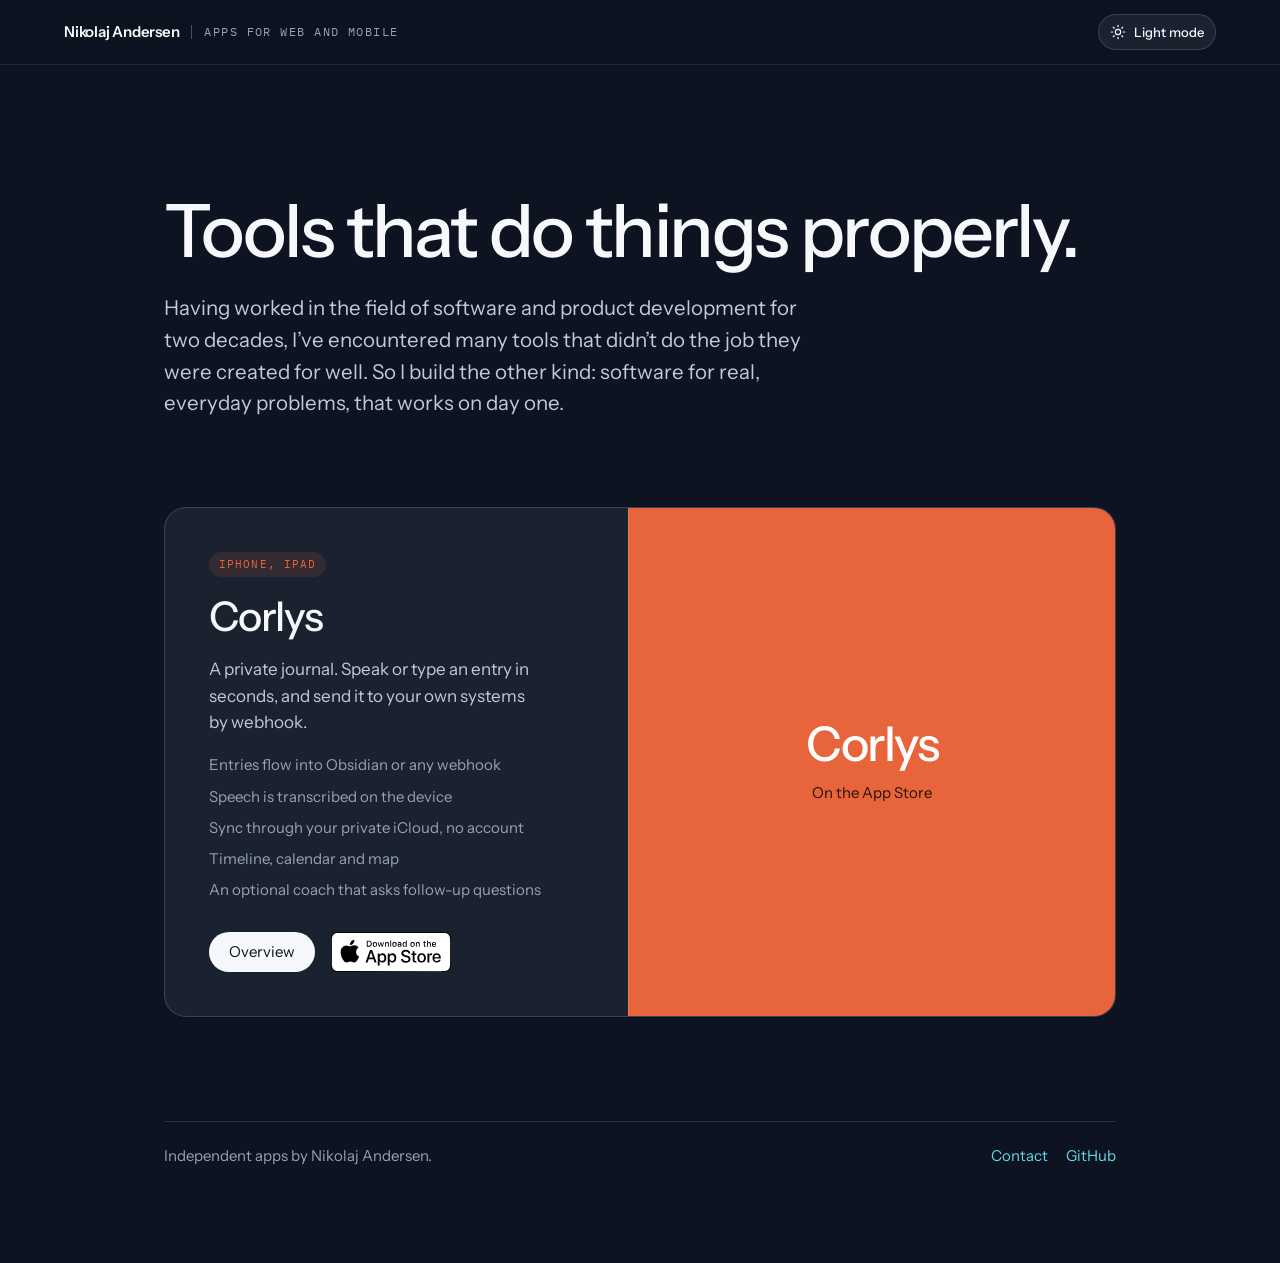
<file: index.html>
<!doctype html>
<html lang="en">
<head>
  <meta charset="utf-8">
  <meta name="viewport" content="width=device-width, initial-scale=1">
  <meta name="description" content="Apps by Nikolaj Andersen — independent software for real, everyday problems.">
  <title>Apps by Nikolaj Andersen</title>
  <script>try { document.documentElement.dataset.theme = sessionStorage.getItem('theme') === 'light' ? 'light' : 'dark'; } catch { document.documentElement.dataset.theme = 'dark'; }</script>
  <link rel="preconnect" href="https://fonts.googleapis.com">
  <link rel="preconnect" href="https://fonts.gstatic.com" crossorigin>
  <link href="https://fonts.googleapis.com/css2?family=Instrument+Sans:wght@400;500;600&family=IBM+Plex+Mono:wght@400;500&display=swap" rel="stylesheet">
  <link rel="stylesheet" href="assets/site.css?v=044c7620">
  <script src="assets/theme.js" defer></script>
</head>
<body>
  <header class="site-header">
    <a class="wordmark" href="index.html">
      <span class="wordmark-name">Nikolaj Andersen</span>
      <span class="wordmark-rule"></span>
      <span class="wordmark-tag">Apps for web and mobile</span>
    </a>
    <button class="theme-toggle" type="button" data-theme-toggle aria-pressed="true" aria-label="Switch to light mode">
      <svg class="theme-toggle-icon" data-theme-icon viewBox="0 0 24 24" aria-hidden="true"><circle cx="12" cy="12" r="4"></circle><path d="M12 2v2m0 16v2M4.93 4.93l1.41 1.41m11.32 11.32 1.41 1.41M2 12h2m16 0h2M4.93 19.07l1.41-1.41M17.66 6.34l1.41-1.41"></path></svg>
      <span class="theme-toggle-label" data-theme-label>Light mode</span>
    </button>
  </header>

  <main class="home">
    <h1>Tools that do things properly.</h1>
    <p class="lead">Having worked in the field of software and product development for two decades, I’ve encountered many tools that didn’t do the job they were created for well. So I build the other kind: software for real, everyday problems, that works on day one.</p>

    <section class="apps" aria-label="Apps">

      <article class="app-card corlys">
        <div class="app-card-body">
          <div class="tags">
            <span class="tag">iPhone, iPad</span>
          </div>
          <h2>Corlys</h2>
          <p>A private journal. Speak or type an entry in seconds, and send it to your own systems by webhook.</p>
          <ul class="points">
            <li>Entries flow into Obsidian or any webhook</li>
            <li>Speech is transcribed on the device</li>
            <li>Sync through your private iCloud, no account</li>
            <li>Timeline, calendar and map</li>
            <li>An optional coach that asks follow-up questions</li>
          </ul>
          <div class="actions">
            <a class="btn" href="corlys/index.html">Overview</a>
            <a class="badge badge-inline" href="https://apps.apple.com/app/corlys-tagebuch/id6806755206">
              <img src="assets/download-on-the-app-store-white.svg" data-theme-image data-light-src="assets/download-on-the-app-store-black.svg" data-dark-src="assets/download-on-the-app-store-white.svg" alt="Download on the App Store" width="120" height="40">
            </a>
          </div>
        </div>
        <!-- SCREENSHOT GOES HERE: replace the contents of this panel with
             <img class="shot" src="assets/corlys-journal.png" alt="…" width="…" height="…" loading="lazy">
             once a real screenshot from the simulator exists, and drop the corlys-visual class. -->
        <div class="app-card-visual corlys-visual">
          <strong>Corlys</strong>
          <span>On the App Store</span>
        </div>
      </article>

    </section>

    <footer class="site-footer">
      <p>Independent apps by Nikolaj Andersen.</p>
      <p class="links"><a href="contact/index.html">Contact</a><a href="https://github.com/andersennl">GitHub</a></p>
    </footer>
  </main>
</body>
</html>
</file>
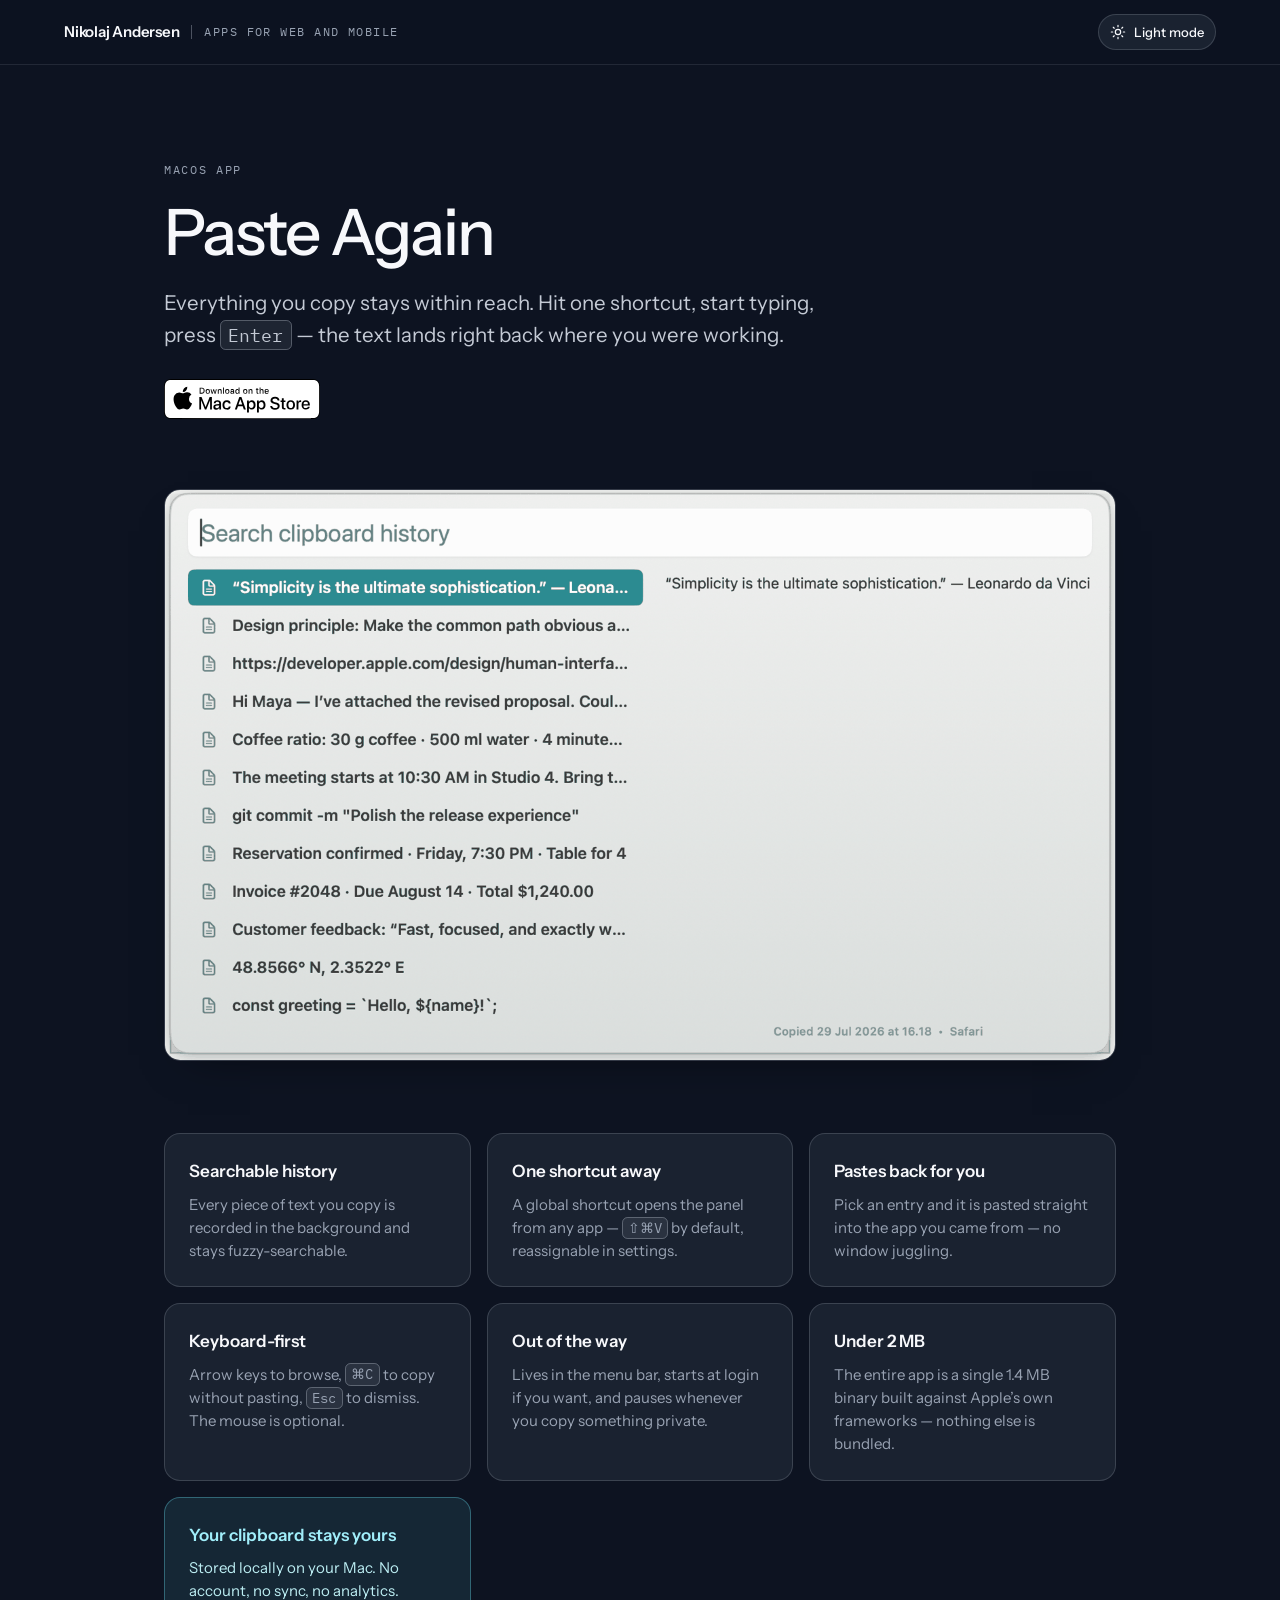
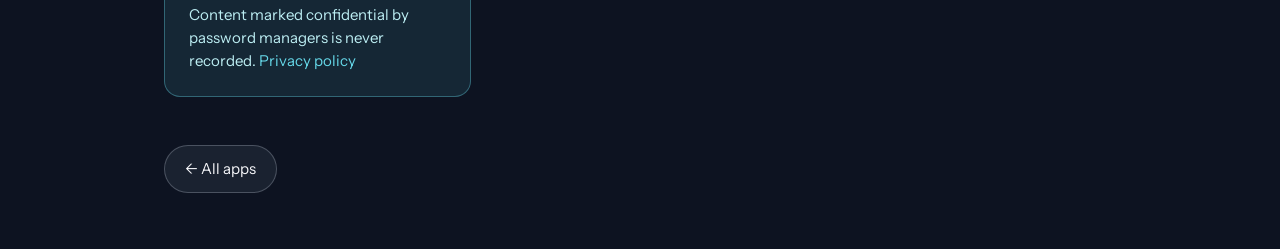
<file: clipboard/index.html>
<!doctype html>
<html lang="en">
<head>
  <meta charset="utf-8">
  <meta http-equiv="refresh" content="0; url=/paste-again/">
  <link rel="canonical" href="/paste-again/">
  <meta name="robots" content="noindex">
  <title>Moved to Paste Again</title>
</head>
<body>
  <p>This app is now called Paste Again. <a href="/paste-again/">Continue to its page</a>.</p>
</body>
</html>
</file>
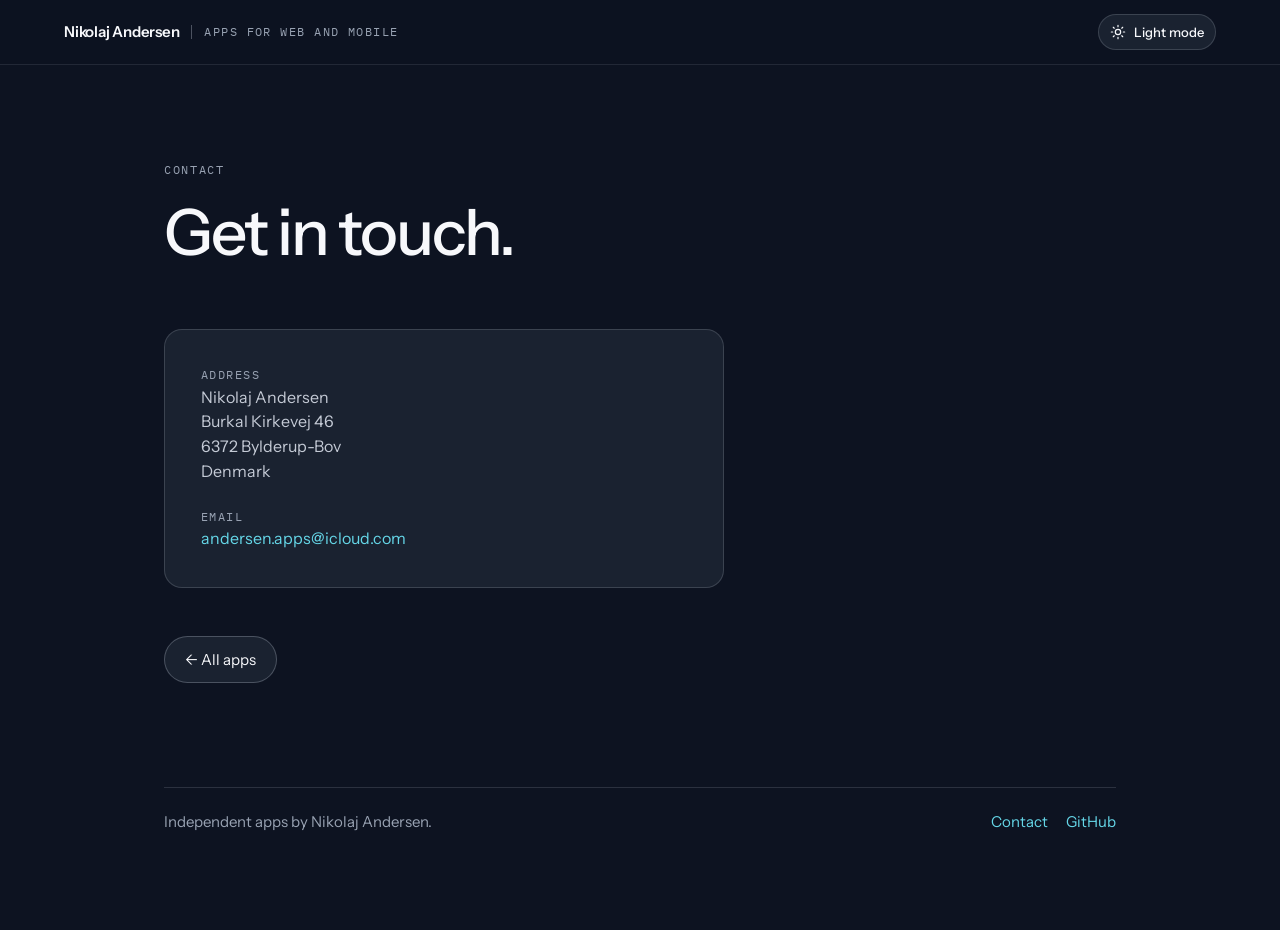
<file: contact/index.html>
<!doctype html>
<html lang="en">
<head>
  <meta charset="utf-8">
  <meta name="viewport" content="width=device-width, initial-scale=1">
  <meta name="description" content="Contact details for Nikolaj Andersen.">
  <title>Contact — Nikolaj Andersen</title>
  <script>try { document.documentElement.dataset.theme = sessionStorage.getItem('theme') === 'light' ? 'light' : 'dark'; } catch { document.documentElement.dataset.theme = 'dark'; }</script>
  <link rel="preconnect" href="https://fonts.googleapis.com">
  <link rel="preconnect" href="https://fonts.gstatic.com" crossorigin>
  <link href="https://fonts.googleapis.com/css2?family=Instrument+Sans:wght@400;500;600&family=IBM+Plex+Mono:wght@400;500&display=swap" rel="stylesheet">
  <link rel="stylesheet" href="../assets/site.css?v=044c7620">
  <script src="../assets/theme.js" defer></script>
</head>
<body>
  <header class="site-header">
    <a class="wordmark" href="../index.html">
      <span class="wordmark-name">Nikolaj Andersen</span>
      <span class="wordmark-rule"></span>
      <span class="wordmark-tag">Apps for web and mobile</span>
    </a>
    <button class="theme-toggle" type="button" data-theme-toggle aria-pressed="true" aria-label="Switch to light mode">
      <svg class="theme-toggle-icon" data-theme-icon viewBox="0 0 24 24" aria-hidden="true"><circle cx="12" cy="12" r="4"></circle><path d="M12 2v2m0 16v2M4.93 4.93l1.41 1.41m11.32 11.32 1.41 1.41M2 12h2m16 0h2M4.93 19.07l1.41-1.41M17.66 6.34l1.41-1.41"></path></svg>
      <span class="theme-toggle-label" data-theme-label>Light mode</span>
    </button>
  </header>

  <main>
    <p class="eyebrow">Contact</p>
    <h1>Get in touch.</h1>

    <address class="contact-details">
      <div>
        <p class="contact-label">Address</p>
        <p class="contact-value">Nikolaj Andersen<br>Burkal Kirkevej 46<br>6372 Bylderup-Bov<br>Denmark</p>
      </div>
      <div>
        <p class="contact-label">Email</p>
        <p class="contact-value"><a href="mailto:andersen.apps@icloud.com">andersen.apps@icloud.com</a></p>
      </div>
    </address>

    <div class="page-actions">
      <a class="btn btn-ghost" href="../index.html">← All apps</a>
    </div>

    <footer class="site-footer">
      <p>Independent apps by Nikolaj Andersen.</p>
      <p class="links"><a href="index.html">Contact</a><a href="https://github.com/andersennl">GitHub</a></p>
    </footer>
  </main>
</body>
</html>
</file>
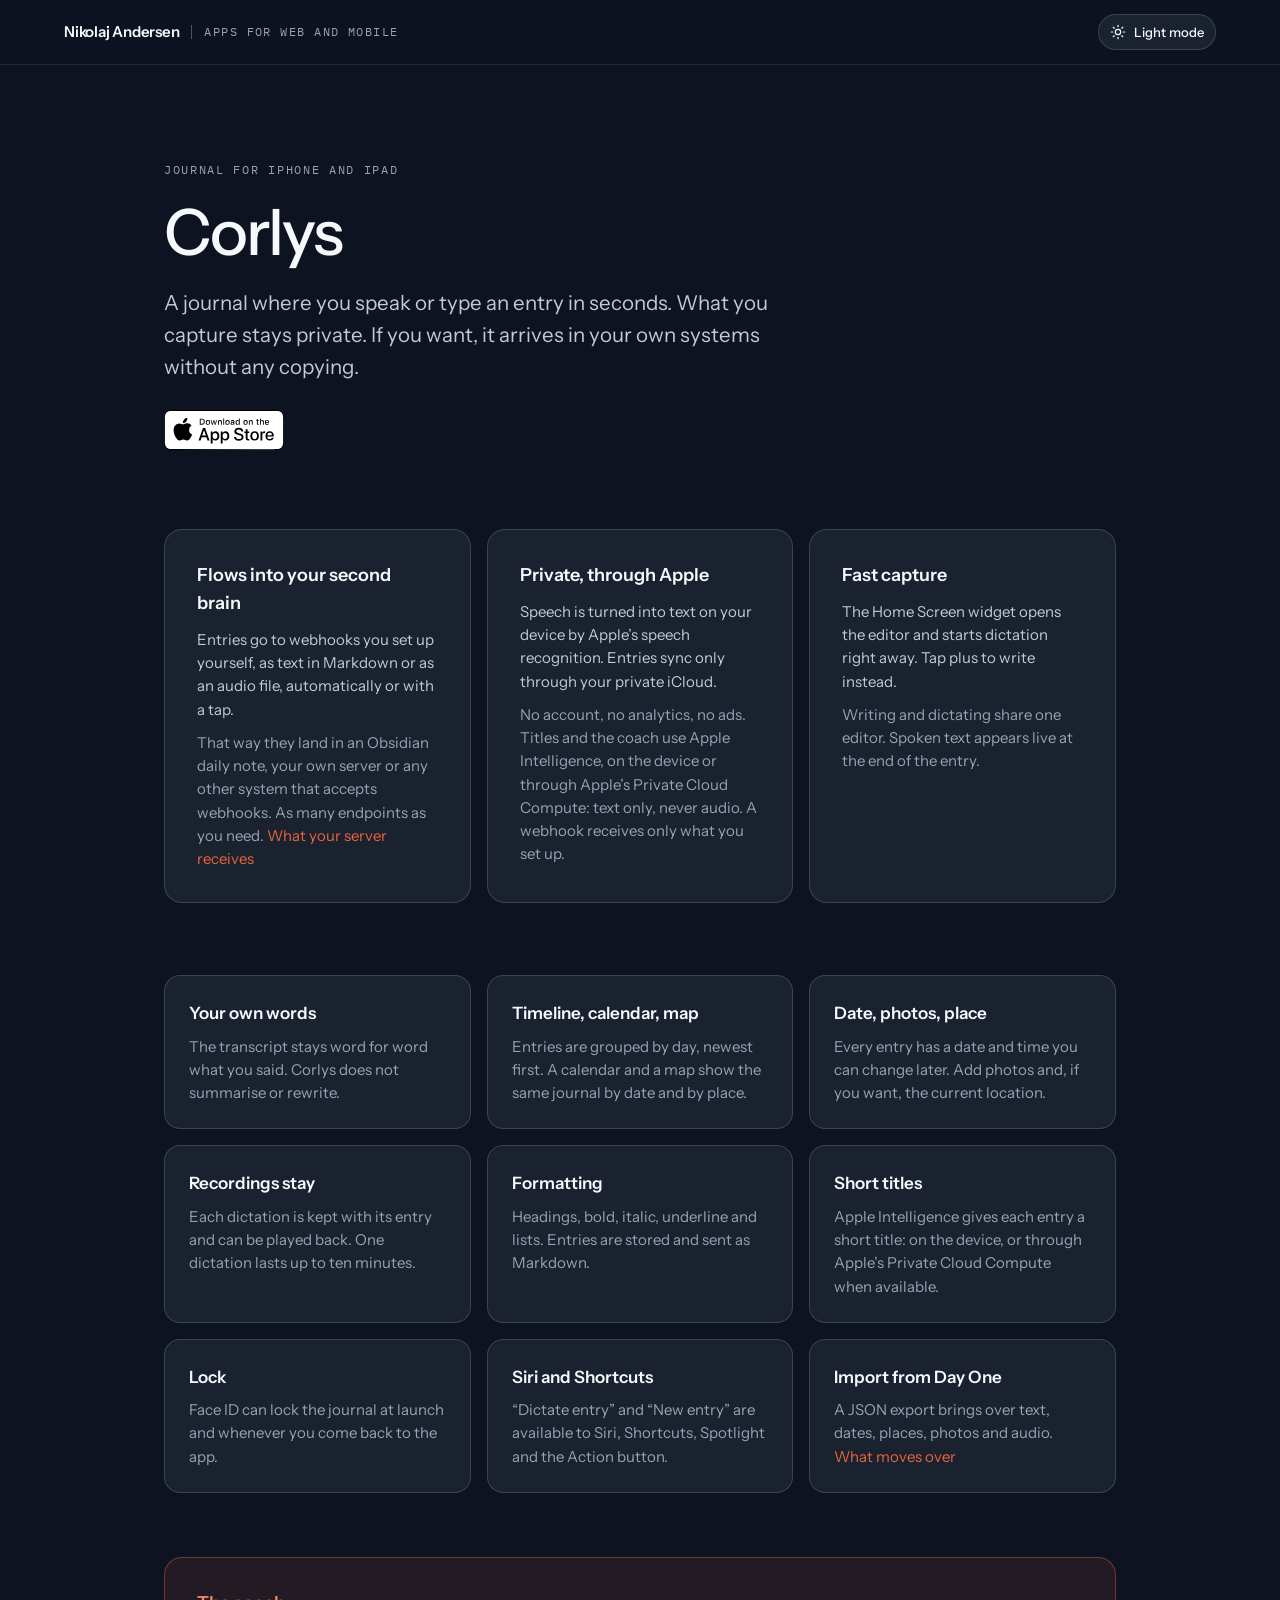
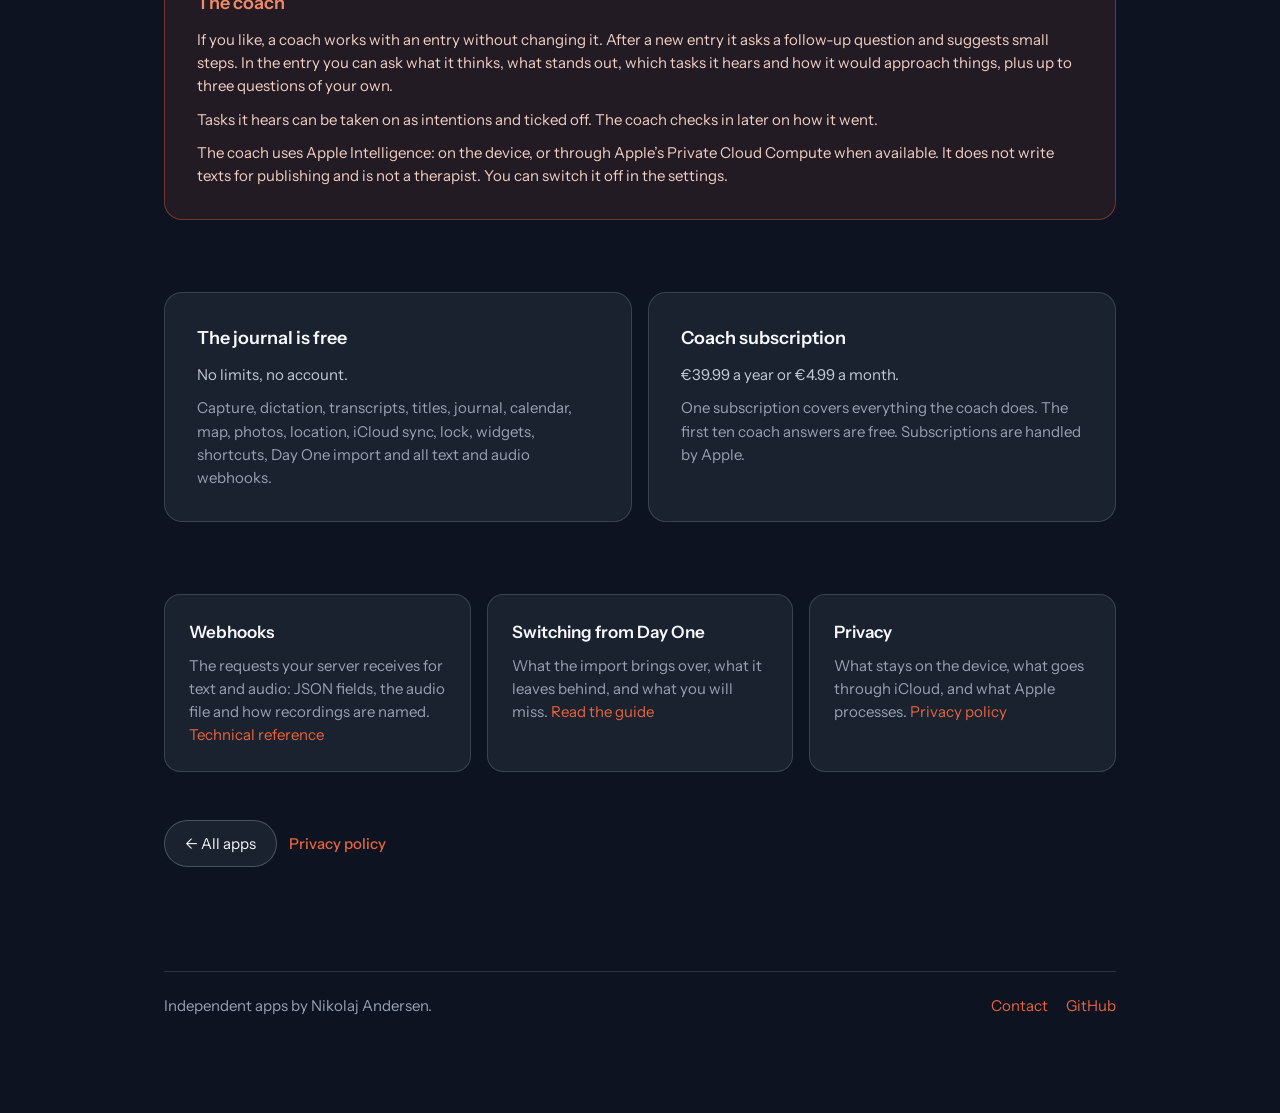
<file: corlys/index.html>
<!doctype html>
<html lang="en">
<head>
  <meta charset="utf-8">
  <meta name="viewport" content="width=device-width, initial-scale=1">
  <meta name="description" content="Corlys — a private journal for iPhone and iPad. Speak or type an entry in seconds and send it to your own systems by webhook.">
  <title>Corlys — Nikolaj Andersen</title>
  <script>try { document.documentElement.dataset.theme = sessionStorage.getItem('theme') === 'light' ? 'light' : 'dark'; } catch { document.documentElement.dataset.theme = 'dark'; }</script>
  <link rel="preconnect" href="https://fonts.googleapis.com">
  <link rel="preconnect" href="https://fonts.gstatic.com" crossorigin>
  <link href="https://fonts.googleapis.com/css2?family=Instrument+Sans:wght@400;500;600&family=IBM+Plex+Mono:wght@400;500&display=swap" rel="stylesheet">
  <link rel="stylesheet" href="../assets/site.css?v=044c7620">
  <script src="../assets/theme.js" defer></script>
</head>
<body class="corlys">
  <header class="site-header">
    <a class="wordmark" href="../index.html">
      <span class="wordmark-name">Nikolaj Andersen</span>
      <span class="wordmark-rule"></span>
      <span class="wordmark-tag">Apps for web and mobile</span>
    </a>
    <button class="theme-toggle" type="button" data-theme-toggle aria-pressed="true" aria-label="Switch to light mode">
      <svg class="theme-toggle-icon" data-theme-icon viewBox="0 0 24 24" aria-hidden="true"><circle cx="12" cy="12" r="4"></circle><path d="M12 2v2m0 16v2M4.93 4.93l1.41 1.41m11.32 11.32 1.41 1.41M2 12h2m16 0h2M4.93 19.07l1.41-1.41M17.66 6.34l1.41-1.41"></path></svg>
      <span class="theme-toggle-label" data-theme-label>Light mode</span>
    </button>
  </header>

  <main>
    <p class="eyebrow">Journal for iPhone and iPad</p>
    <h1>Corlys</h1>
    <p class="lead">A journal where you speak or type an entry in seconds. What you capture stays private. If you want, it arrives in your own systems without any copying.</p>

    <!-- Official Apple artwork from https://toolbox.marketingtools.apple.com, unaltered.
         Do not restyle or recrop the badge:
         https://developer.apple.com/app-store/marketing/guidelines/ -->
    <a class="badge" href="https://apps.apple.com/app/corlys-tagebuch/id6806755206">
      <img src="../assets/download-on-the-app-store-white.svg" data-theme-image data-light-src="../assets/download-on-the-app-store-black.svg" data-dark-src="../assets/download-on-the-app-store-white.svg" alt="Download on the App Store" width="120" height="40">
    </a>

    <!-- SCREENSHOTS GO HERE: no screenshots exist yet. Add one wide image, for example
         <img class="shot shot-wide" src="../assets/corlys-journal.png" alt="…" width="…" height="…">,
         taken from the simulator. Do not use mock-ups. -->

    <section class="grid grid-wide" aria-label="What it does">
      <div class="card card-lg">
        <h2>Flows into your second brain</h2>
        <p class="body">Entries go to webhooks you set up yourself, as text in Markdown or as an audio file, automatically or with a tap.</p>
        <p>That way they land in an Obsidian daily note, your own server or any other system that accepts webhooks. As many endpoints as you need. <a href="webhooks/index.html">What your server receives</a></p>
      </div>
      <div class="card card-lg">
        <h2>Private, through Apple</h2>
        <p class="body">Speech is turned into text on your device by Apple’s speech recognition. Entries sync only through your private iCloud.</p>
        <p>No account, no analytics, no ads. Titles and the coach use Apple Intelligence, on the device or through Apple’s Private Cloud Compute: text only, never audio. A webhook receives only what you set up.</p>
      </div>
      <div class="card card-lg">
        <h2>Fast capture</h2>
        <p class="body">The Home Screen widget opens the editor and starts dictation right away. Tap plus to write instead.</p>
        <p>Writing and dictating share one editor. Spoken text appears live at the end of the entry.</p>
      </div>
    </section>

    <section class="grid" aria-label="The journal">
      <div class="card">
        <h2>Your own words</h2>
        <p>The transcript stays word for word what you said. Corlys does not summarise or rewrite.</p>
      </div>
      <div class="card">
        <h2>Timeline, calendar, map</h2>
        <p>Entries are grouped by day, newest first. A calendar and a map show the same journal by date and by place.</p>
      </div>
      <div class="card">
        <h2>Date, photos, place</h2>
        <p>Every entry has a date and time you can change later. Add photos and, if you want, the current location.</p>
      </div>
      <div class="card">
        <h2>Recordings stay</h2>
        <p>Each dictation is kept with its entry and can be played back. One dictation lasts up to ten minutes.</p>
      </div>
      <div class="card">
        <h2>Formatting</h2>
        <p>Headings, bold, italic, underline and lists. Entries are stored and sent as Markdown.</p>
      </div>
      <div class="card">
        <h2>Short titles</h2>
        <p>Apple Intelligence gives each entry a short title: on the device, or through Apple’s Private Cloud Compute when available.</p>
      </div>
      <div class="card">
        <h2>Lock</h2>
        <p>Face ID can lock the journal at launch and whenever you come back to the app.</p>
      </div>
      <div class="card">
        <h2>Siri and Shortcuts</h2>
        <p>“Dictate entry” and “New entry” are available to Siri, Shortcuts, Spotlight and the Action button.</p>
      </div>
      <div class="card">
        <h2>Import from Day One</h2>
        <p>A JSON export brings over text, dates, places, photos and audio. <a href="switch-from-day-one/index.html">What moves over</a></p>
      </div>
    </section>

    <section class="stack" aria-label="Coach">
      <div class="card card-lg card-accent">
        <h2>The coach</h2>
        <p>If you like, a coach works with an entry without changing it. After a new entry it asks a follow-up question and suggests small steps. In the entry you can ask what it thinks, what stands out, which tasks it hears and how it would approach things, plus up to three questions of your own.</p>
        <p>Tasks it hears can be taken on as intentions and ticked off. The coach checks in later on how it went.</p>
        <p>The coach uses Apple Intelligence: on the device, or through Apple’s Private Cloud Compute when available. It does not write texts for publishing and is not a therapist. You can switch it off in the settings.</p>
      </div>
    </section>

    <section class="grid grid-wide" aria-label="Pricing">
      <div class="card card-lg">
        <h2>The journal is free</h2>
        <p class="body">No limits, no account.</p>
        <p>Capture, dictation, transcripts, titles, journal, calendar, map, photos, location, iCloud sync, lock, widgets, shortcuts, Day One import and all text and audio webhooks.</p>
      </div>
      <div class="card card-lg">
        <h2>Coach subscription</h2>
        <p class="body">€39.99 a year or €4.99 a month.</p>
        <p>One subscription covers everything the coach does. The first ten coach answers are free. Subscriptions are handled by Apple.</p>
      </div>
    </section>

    <section class="grid grid-wide" aria-label="More about Corlys">
      <div class="card">
        <h2>Webhooks</h2>
        <p>The requests your server receives for text and audio: JSON fields, the audio file and how recordings are named. <a href="webhooks/index.html">Technical reference</a></p>
      </div>
      <div class="card">
        <h2>Switching from Day One</h2>
        <p>What the import brings over, what it leaves behind, and what you will miss. <a href="switch-from-day-one/index.html">Read the guide</a></p>
      </div>
      <div class="card">
        <h2>Privacy</h2>
        <p>What stays on the device, what goes through iCloud, and what Apple processes. <a href="privacy/index.html">Privacy policy</a></p>
      </div>
    </section>

    <div class="page-actions">
      <a class="btn btn-ghost" href="../index.html">← All apps</a>
      <a class="link-strong" href="privacy/index.html">Privacy policy</a>
    </div>

    <footer class="site-footer">
      <p>Independent apps by Nikolaj Andersen.</p>
      <p class="links"><a href="../contact/index.html">Contact</a><a href="https://github.com/andersennl">GitHub</a></p>
    </footer>
  </main>
</body>
</html>
</file>
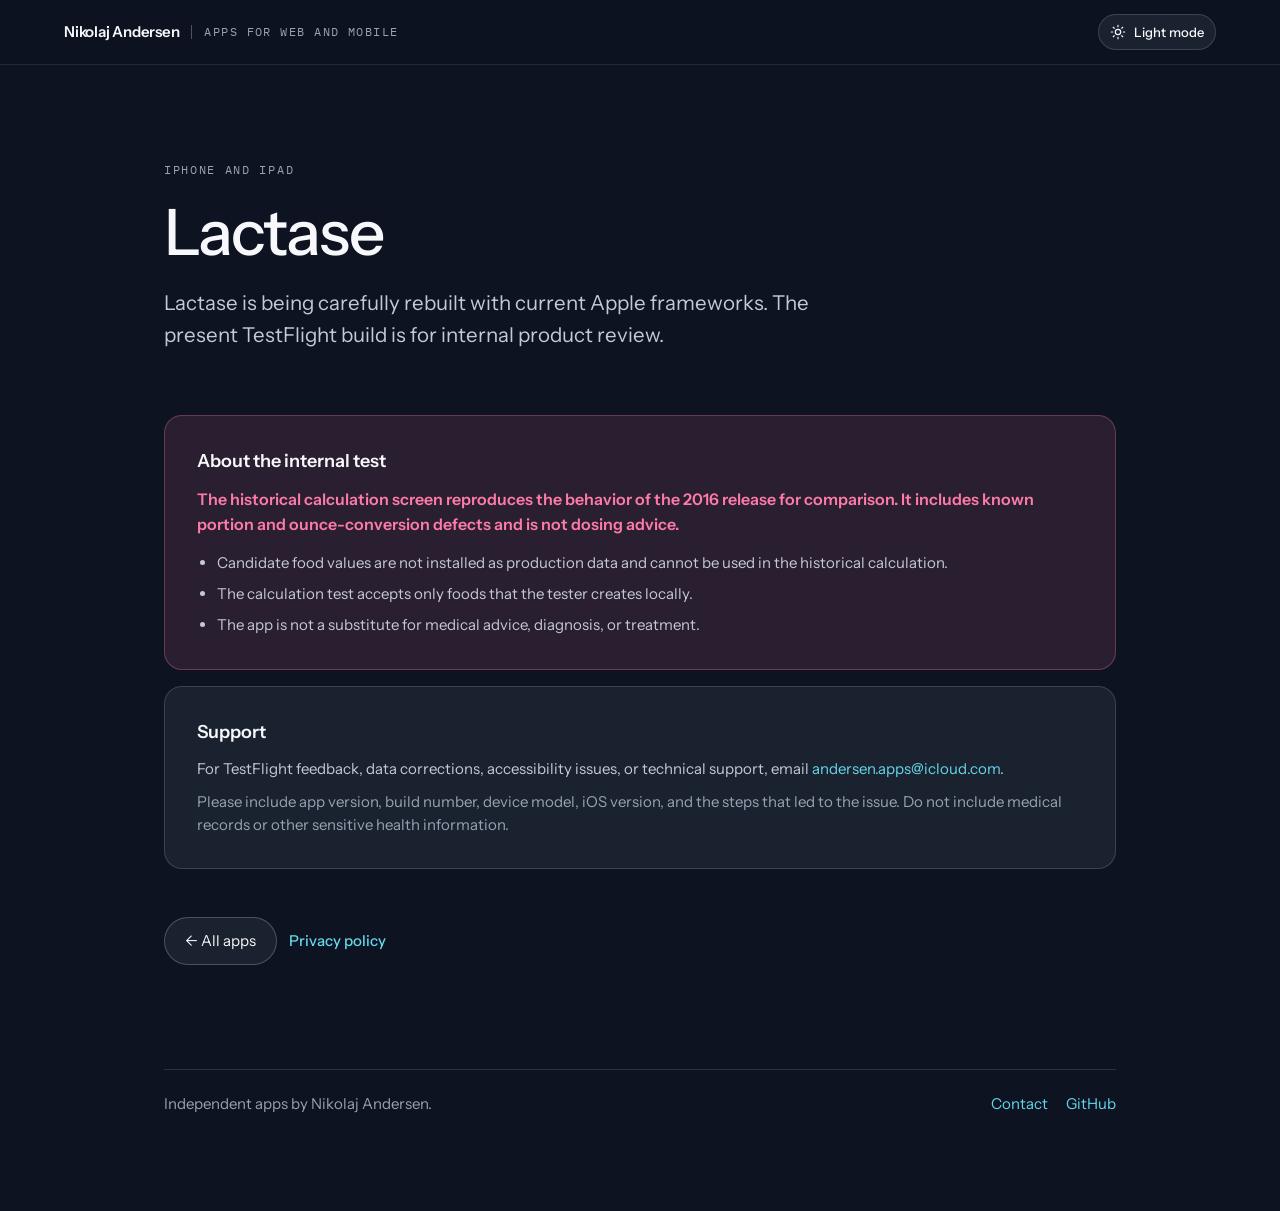
<file: lactase-3/index.html>
<!doctype html>
<html lang="en">
<head>
  <meta charset="utf-8">
  <meta name="viewport" content="width=device-width, initial-scale=1">
  <meta name="description" content="Support information for Lactase on iPhone and iPad.">
  <title>Lactase Support — Nikolaj Andersen</title>
  <script>try { document.documentElement.dataset.theme = sessionStorage.getItem('theme') === 'light' ? 'light' : 'dark'; } catch { document.documentElement.dataset.theme = 'dark'; }</script>
  <link rel="preconnect" href="https://fonts.googleapis.com">
  <link rel="preconnect" href="https://fonts.gstatic.com" crossorigin>
  <link href="https://fonts.googleapis.com/css2?family=Instrument+Sans:wght@400;500;600&family=IBM+Plex+Mono:wght@400;500&display=swap" rel="stylesheet">
  <link rel="stylesheet" href="../assets/site.css?v=044c7620">
  <script src="../assets/theme.js" defer></script>
</head>
<body>
  <header class="site-header">
    <a class="wordmark" href="../index.html">
      <span class="wordmark-name">Nikolaj Andersen</span>
      <span class="wordmark-rule"></span>
      <span class="wordmark-tag">Apps for web and mobile</span>
    </a>
    <button class="theme-toggle" type="button" data-theme-toggle aria-pressed="true" aria-label="Switch to light mode">
      <svg class="theme-toggle-icon" data-theme-icon viewBox="0 0 24 24" aria-hidden="true"><circle cx="12" cy="12" r="4"></circle><path d="M12 2v2m0 16v2M4.93 4.93l1.41 1.41m11.32 11.32 1.41 1.41M2 12h2m16 0h2M4.93 19.07l1.41-1.41M17.66 6.34l1.41-1.41"></path></svg>
      <span class="theme-toggle-label" data-theme-label>Light mode</span>
    </button>
  </header>

  <main>
    <p class="eyebrow">iPhone and iPad</p>
    <h1>Lactase</h1>
    <p class="lead">Lactase is being carefully rebuilt with current Apple frameworks. The present TestFlight build is for internal product review.</p>

    <section class="stack" aria-label="Test and support information">
      <div class="card card-warn">
        <h2>About the internal test</h2>
        <p class="warning">The historical calculation screen reproduces the behavior of the 2016 release for comparison. It includes known portion and ounce-conversion defects and is not dosing advice.</p>
        <ul>
          <li>Candidate food values are not installed as production data and cannot be used in the historical calculation.</li>
          <li>The calculation test accepts only foods that the tester creates locally.</li>
          <li>The app is not a substitute for medical advice, diagnosis, or treatment.</li>
        </ul>
      </div>

      <div class="grid grid-wide" style="margin-top: 0;">
        <div class="card card-lg">
          <h2>Support</h2>
          <p class="body">For TestFlight feedback, data corrections, accessibility issues, or technical support, email <a href="mailto:andersen.apps@icloud.com?subject=Lactase%20Support">andersen.apps@icloud.com</a>.</p>
          <p>Please include app version, build number, device model, iOS version, and the steps that led to the issue. Do not include medical records or other sensitive health information.</p>
        </div>
      </div>
    </section>

    <div class="page-actions">
      <a class="btn btn-ghost" href="../index.html">← All apps</a>
      <a class="link-strong" href="privacy/index.html">Privacy policy</a>
    </div>

    <footer class="site-footer">
      <p>Independent apps by Nikolaj Andersen.</p>
      <p class="links"><a href="../contact/index.html">Contact</a><a href="https://github.com/andersennl">GitHub</a></p>
    </footer>
  </main>
</body>
</html>
</file>
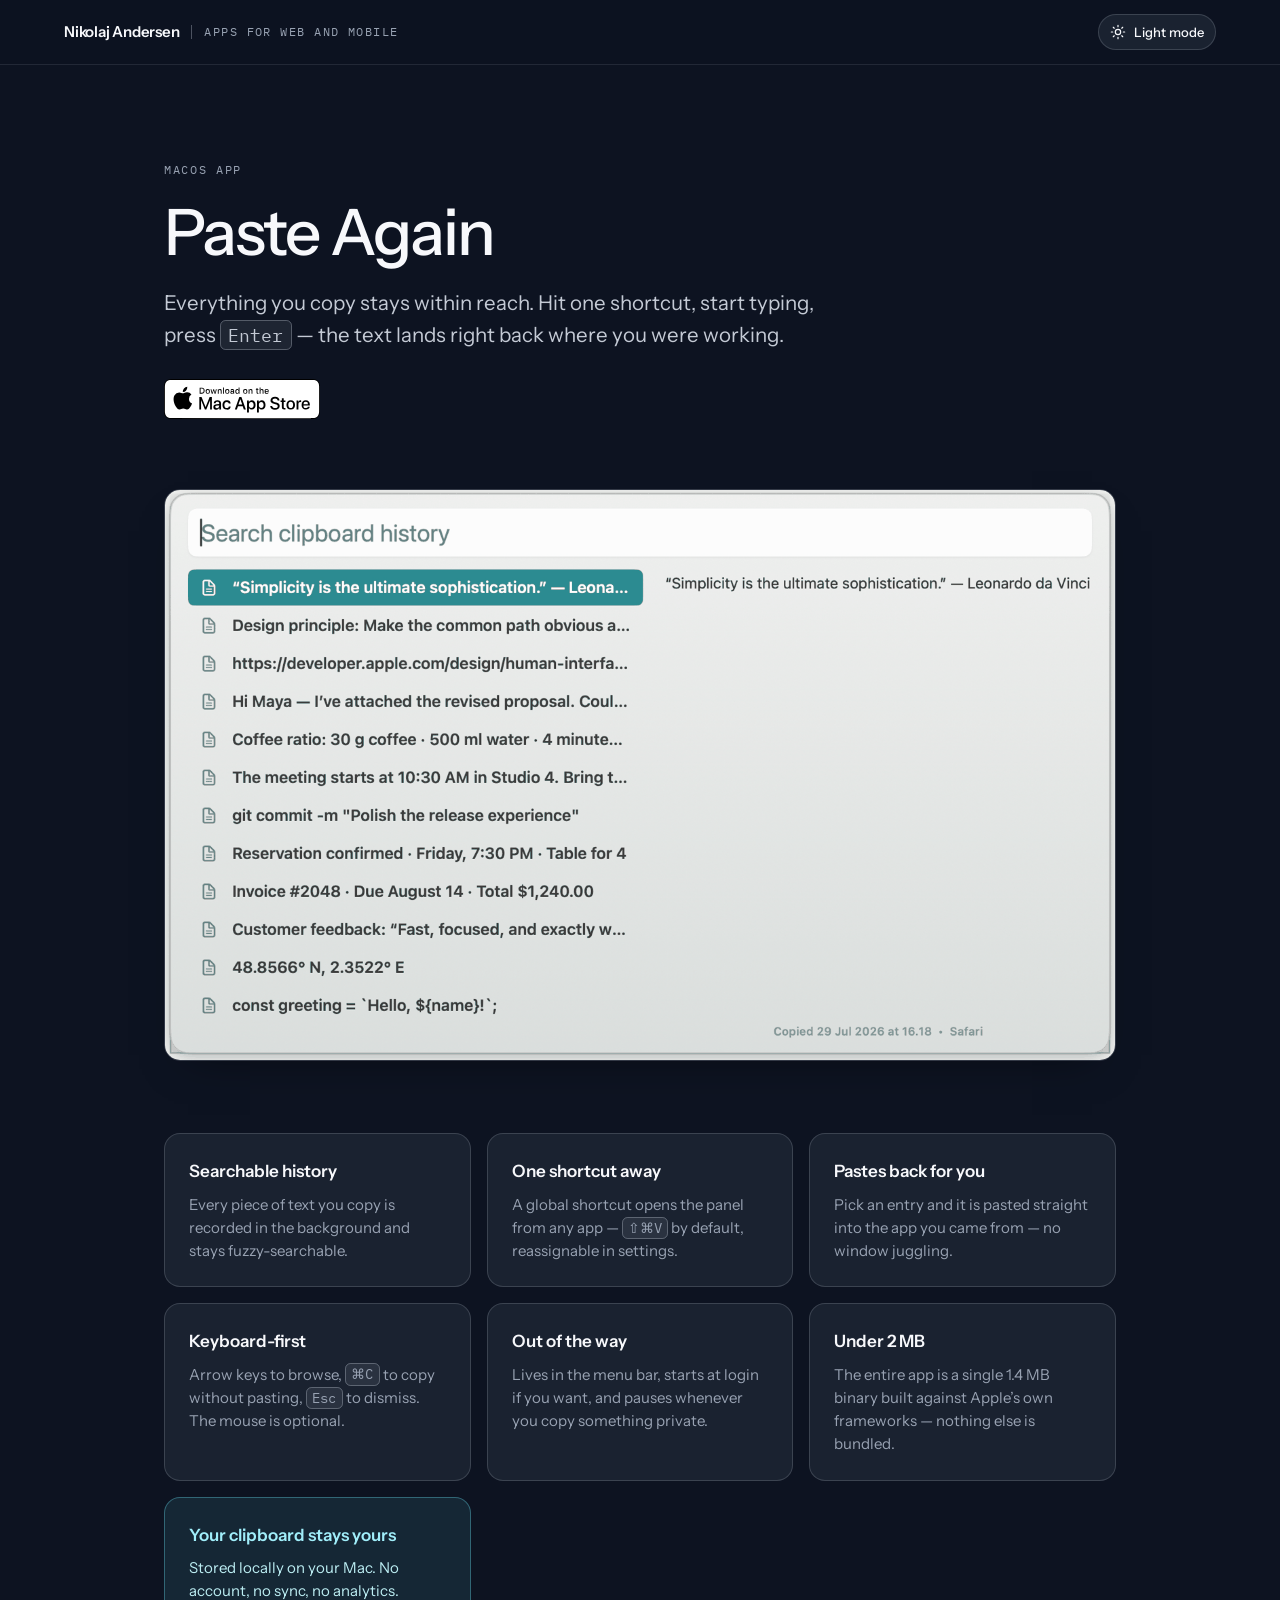
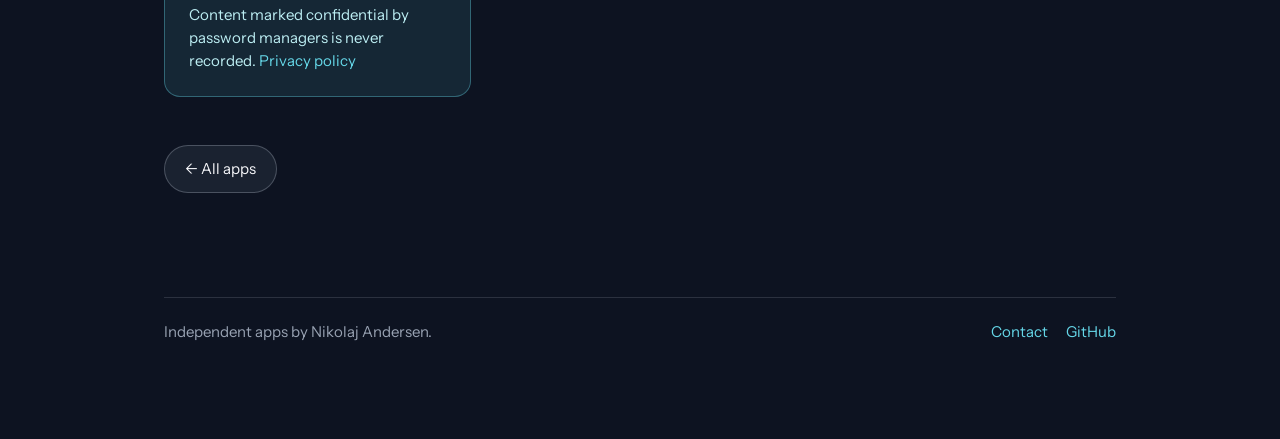
<file: paste-again/index.html>
<!doctype html>
<html lang="en">
<head>
  <meta charset="utf-8">
  <meta name="viewport" content="width=device-width, initial-scale=1">
  <meta name="description" content="Paste Again — a searchable, local clipboard history for macOS that lives in your menu bar.">
  <title>Paste Again — Nikolaj Andersen</title>
  <script>try { document.documentElement.dataset.theme = sessionStorage.getItem('theme') === 'light' ? 'light' : 'dark'; } catch { document.documentElement.dataset.theme = 'dark'; }</script>
  <link rel="preconnect" href="https://fonts.googleapis.com">
  <link rel="preconnect" href="https://fonts.gstatic.com" crossorigin>
  <link href="https://fonts.googleapis.com/css2?family=Instrument+Sans:wght@400;500;600&family=IBM+Plex+Mono:wght@400;500&display=swap" rel="stylesheet">
  <link rel="stylesheet" href="../assets/site.css?v=044c7620">
  <script src="../assets/theme.js" defer></script>
</head>
<body>
  <header class="site-header">
    <a class="wordmark" href="../index.html">
      <span class="wordmark-name">Nikolaj Andersen</span>
      <span class="wordmark-rule"></span>
      <span class="wordmark-tag">Apps for web and mobile</span>
    </a>
    <button class="theme-toggle" type="button" data-theme-toggle aria-pressed="true" aria-label="Switch to light mode">
      <svg class="theme-toggle-icon" data-theme-icon viewBox="0 0 24 24" aria-hidden="true"><circle cx="12" cy="12" r="4"></circle><path d="M12 2v2m0 16v2M4.93 4.93l1.41 1.41m11.32 11.32 1.41 1.41M2 12h2m16 0h2M4.93 19.07l1.41-1.41M17.66 6.34l1.41-1.41"></path></svg>
      <span class="theme-toggle-label" data-theme-label>Light mode</span>
    </button>
  </header>

  <main>
    <p class="eyebrow">macOS app</p>
    <h1>Paste Again</h1>
    <p class="lead">Everything you copy stays within reach. Hit one shortcut, start typing, press <kbd>Enter</kbd> — the text lands right back where you were working.</p>

    <!-- Official Apple artwork from https://toolbox.marketingtools.apple.com, unaltered.
         The href is a placeholder — point it at the App Store product page at release.
         Do not restyle or recrop the badge:
         https://developer.apple.com/app-store/marketing/guidelines/ -->
    <a class="badge" href="https://andersennl.github.io">
      <img src="../assets/download-on-the-mac-app-store-white.svg" data-theme-image data-light-src="../assets/download-on-the-mac-app-store-black.svg" data-dark-src="../assets/download-on-the-mac-app-store-white.svg" alt="Download on the Mac App Store" width="156" height="40">
    </a>

    <img class="shot shot-wide" src="../assets/paste-again-history.png" alt="The Paste Again panel: a search field above a list of recently copied items, with the selected entry previewed beside it." width="1400" height="840">

    <section class="grid" aria-label="What it does">
      <div class="card">
        <h2>Searchable history</h2>
        <p>Every piece of text you copy is recorded in the background and stays fuzzy-searchable.</p>
      </div>
      <div class="card">
        <h2>One shortcut away</h2>
        <p>A global shortcut opens the panel from any app — <kbd>⇧⌘V</kbd> by default, reassignable in settings.</p>
      </div>
      <div class="card">
        <h2>Pastes back for you</h2>
        <p>Pick an entry and it is pasted straight into the app you came from — no window juggling.</p>
      </div>
      <div class="card">
        <h2>Keyboard-first</h2>
        <p>Arrow keys to browse, <kbd>⌘C</kbd> to copy without pasting, <kbd>Esc</kbd> to dismiss. The mouse is optional.</p>
      </div>
      <div class="card">
        <h2>Out of the way</h2>
        <p>Lives in the menu bar, starts at login if you want, and pauses whenever you copy something private.</p>
      </div>
      <div class="card">
        <h2>Under 2 MB</h2>
        <p>The entire app is a single 1.4 MB binary built against Apple’s own frameworks — nothing else is bundled.</p>
      </div>
      <div class="card card-accent">
        <h2>Your clipboard stays yours</h2>
        <p>Stored locally on your Mac. No account, no sync, no analytics. Content marked confidential by password managers is never recorded. <a href="privacy/index.html">Privacy policy</a></p>
      </div>
    </section>

    <div class="page-actions">
      <a class="btn btn-ghost" href="../index.html">← All apps</a>
    </div>

    <footer class="site-footer">
      <p>Independent apps by Nikolaj Andersen.</p>
      <p class="links"><a href="../contact/index.html">Contact</a><a href="https://github.com/andersennl">GitHub</a></p>
    </footer>
  </main>
</body>
</html>
</file>
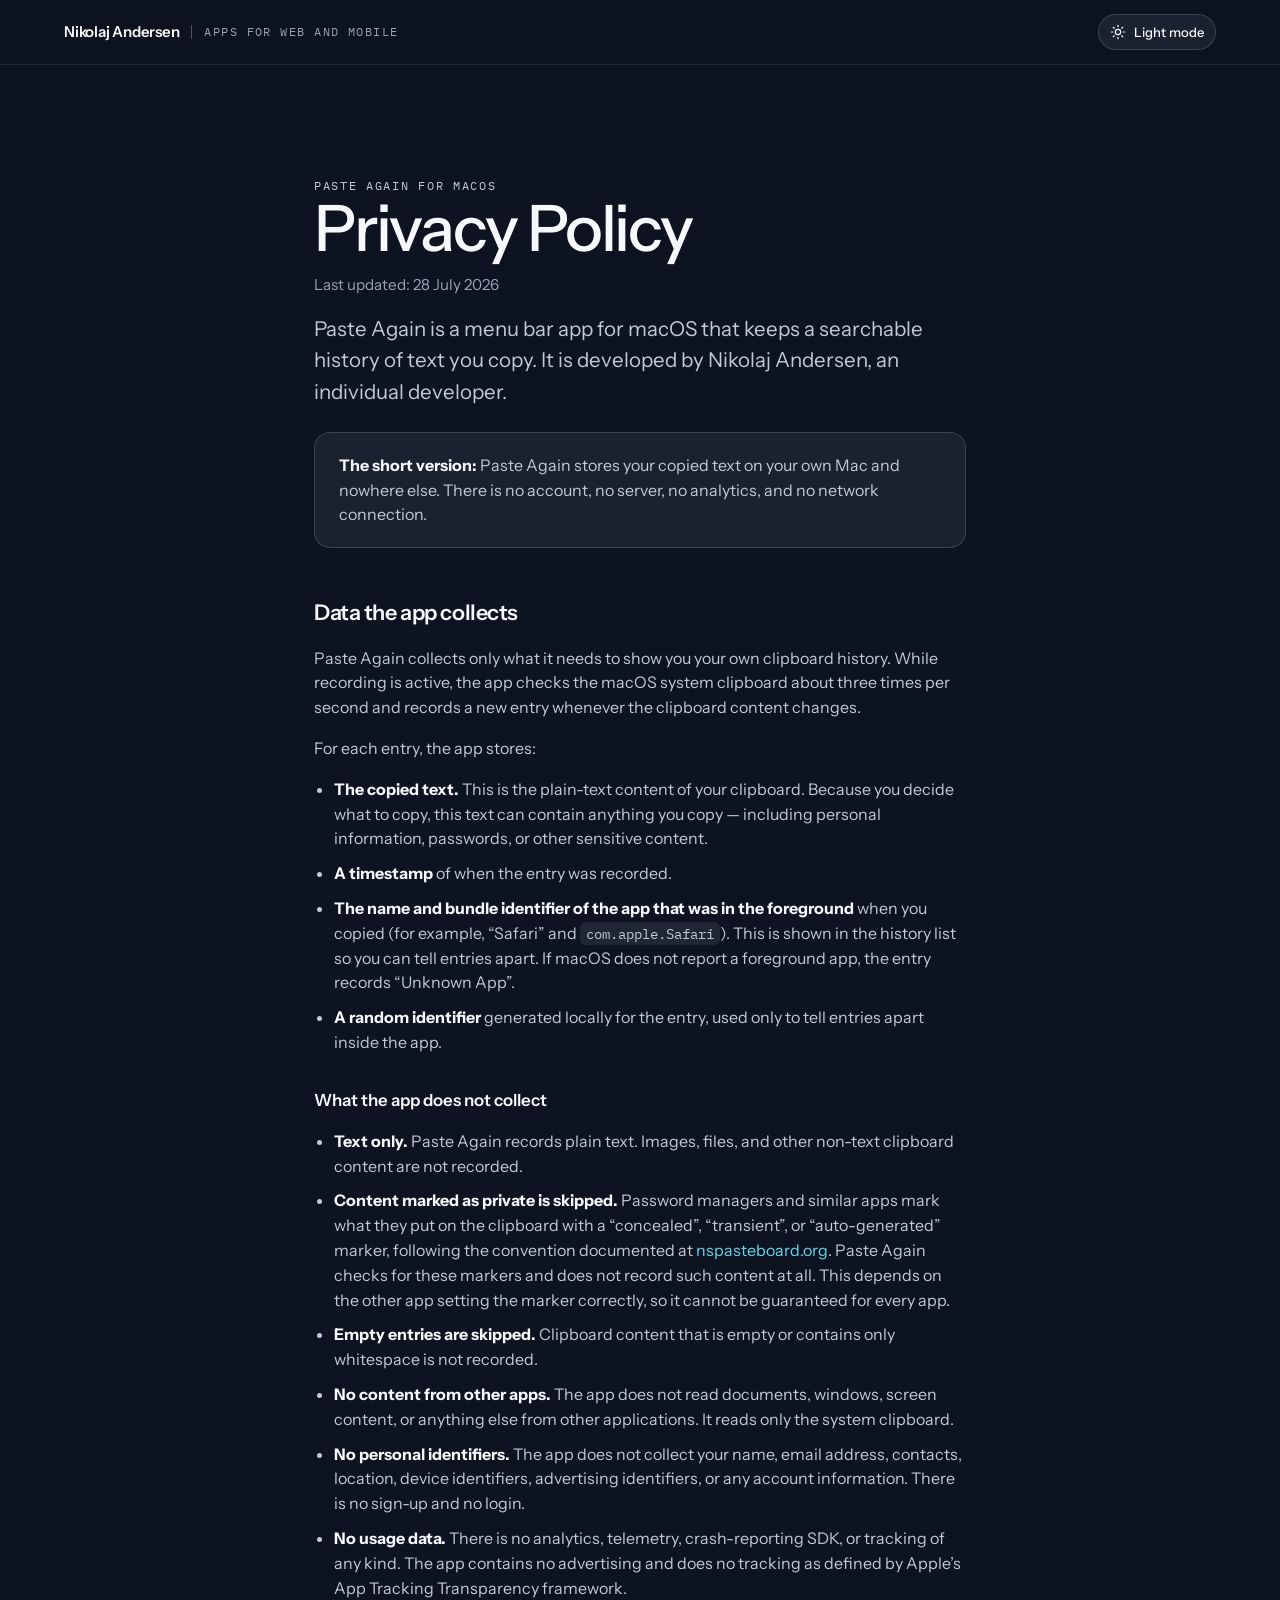
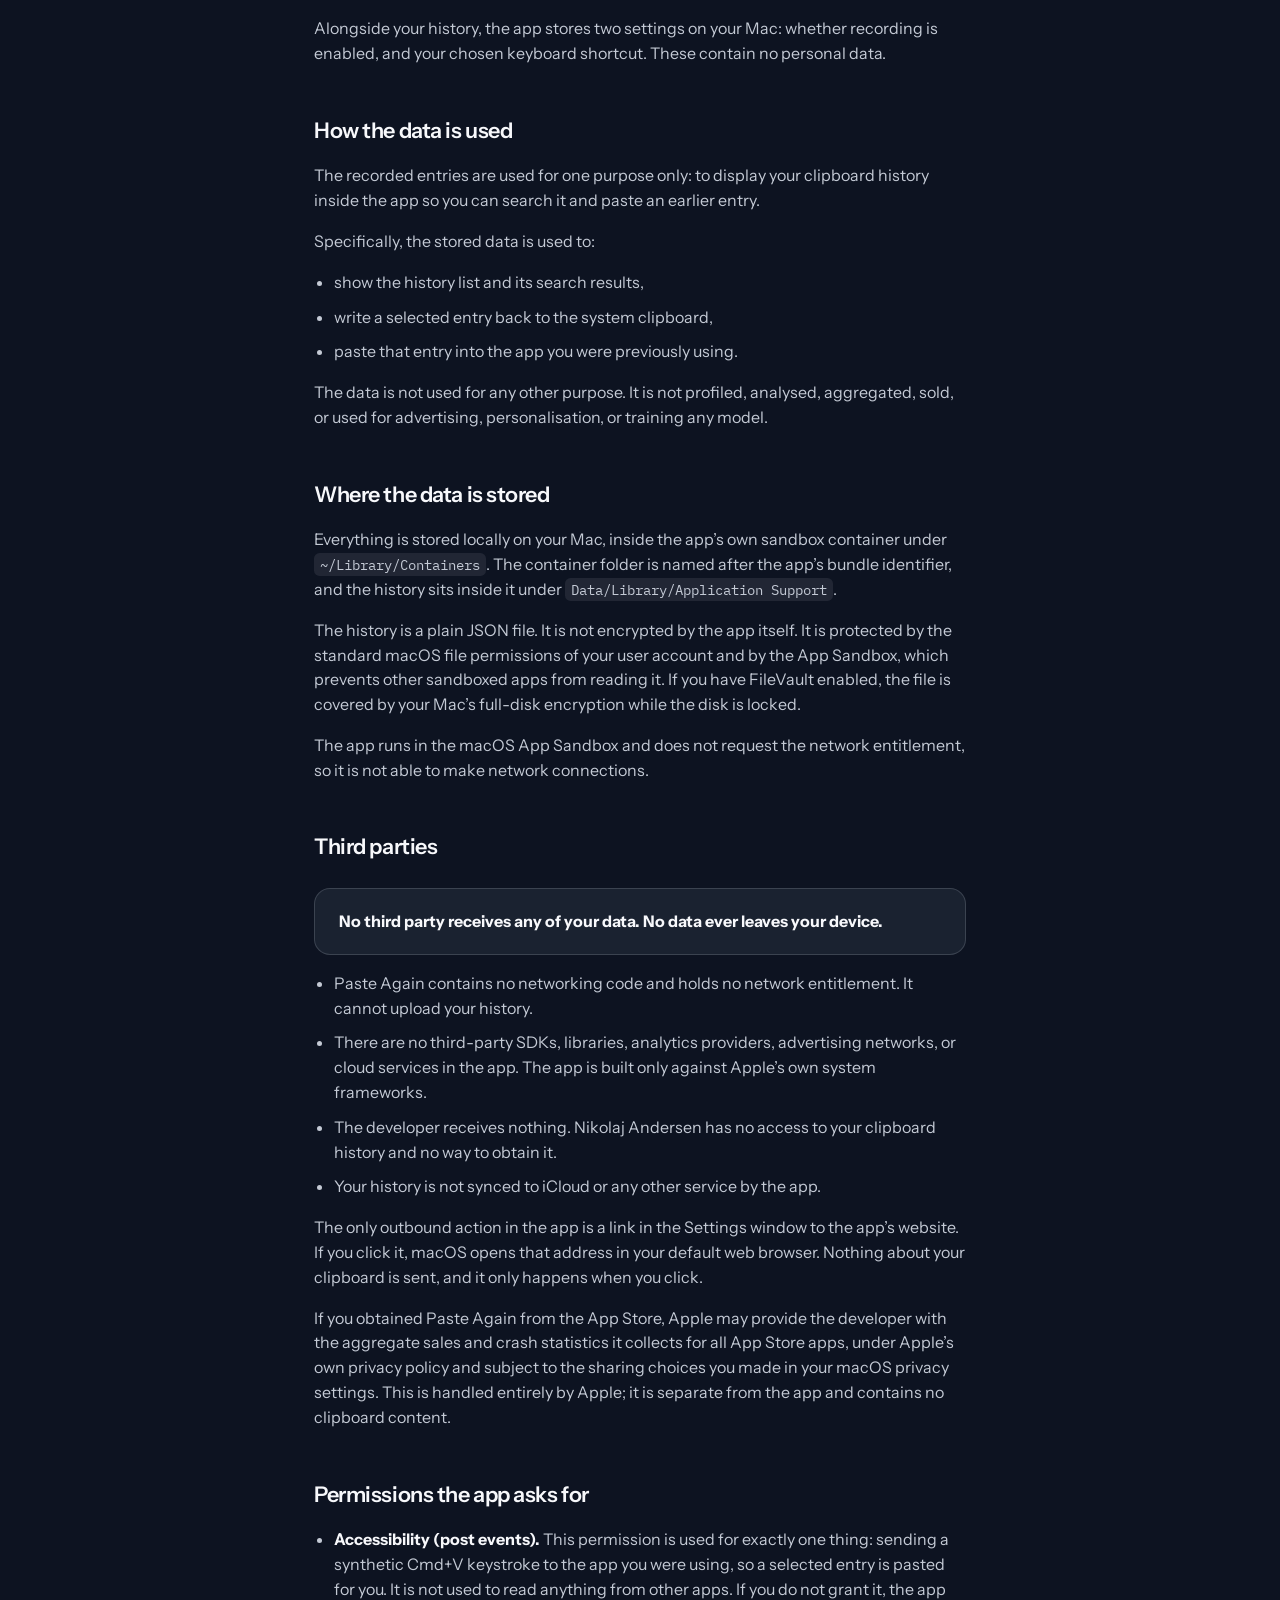
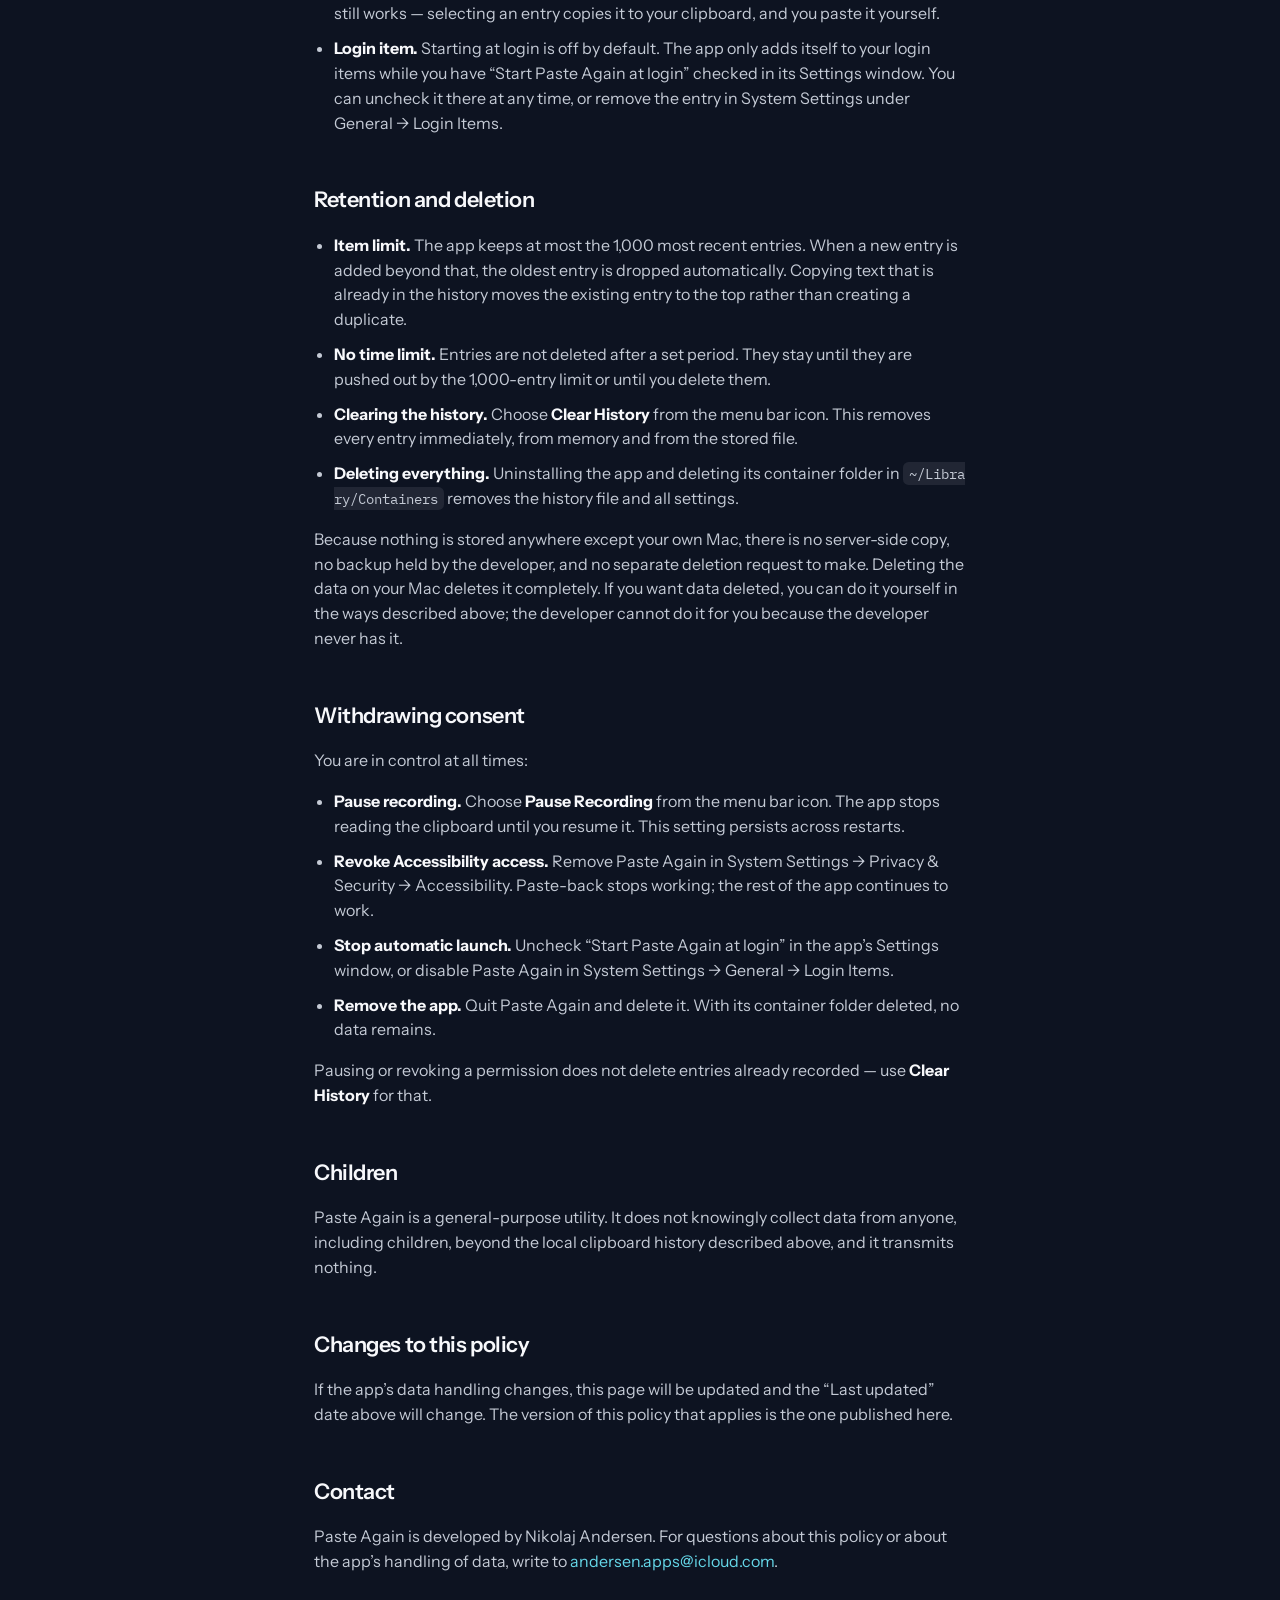
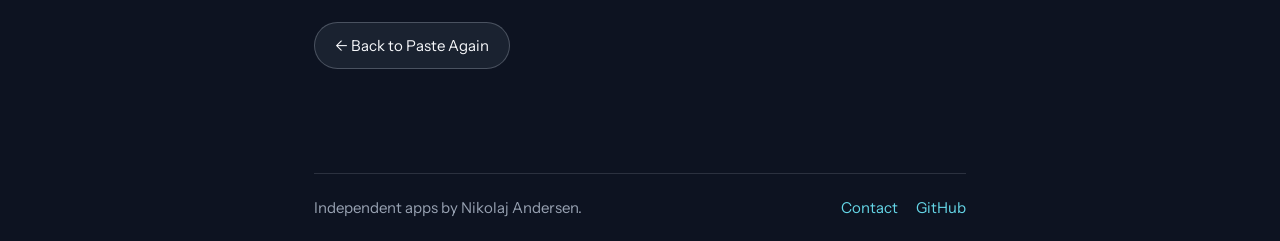
<file: clipboard/privacy/index.html>
<!doctype html>
<html lang="en">
<head>
  <meta charset="utf-8">
  <meta http-equiv="refresh" content="0; url=/paste-again/privacy/">
  <link rel="canonical" href="/paste-again/privacy/">
  <meta name="robots" content="noindex">
  <title>Moved to Paste Again</title>
</head>
<body>
  <p>This privacy policy moved. <a href="/paste-again/privacy/">Continue to the Paste Again privacy policy</a>.</p>
</body>
</html>
</file>
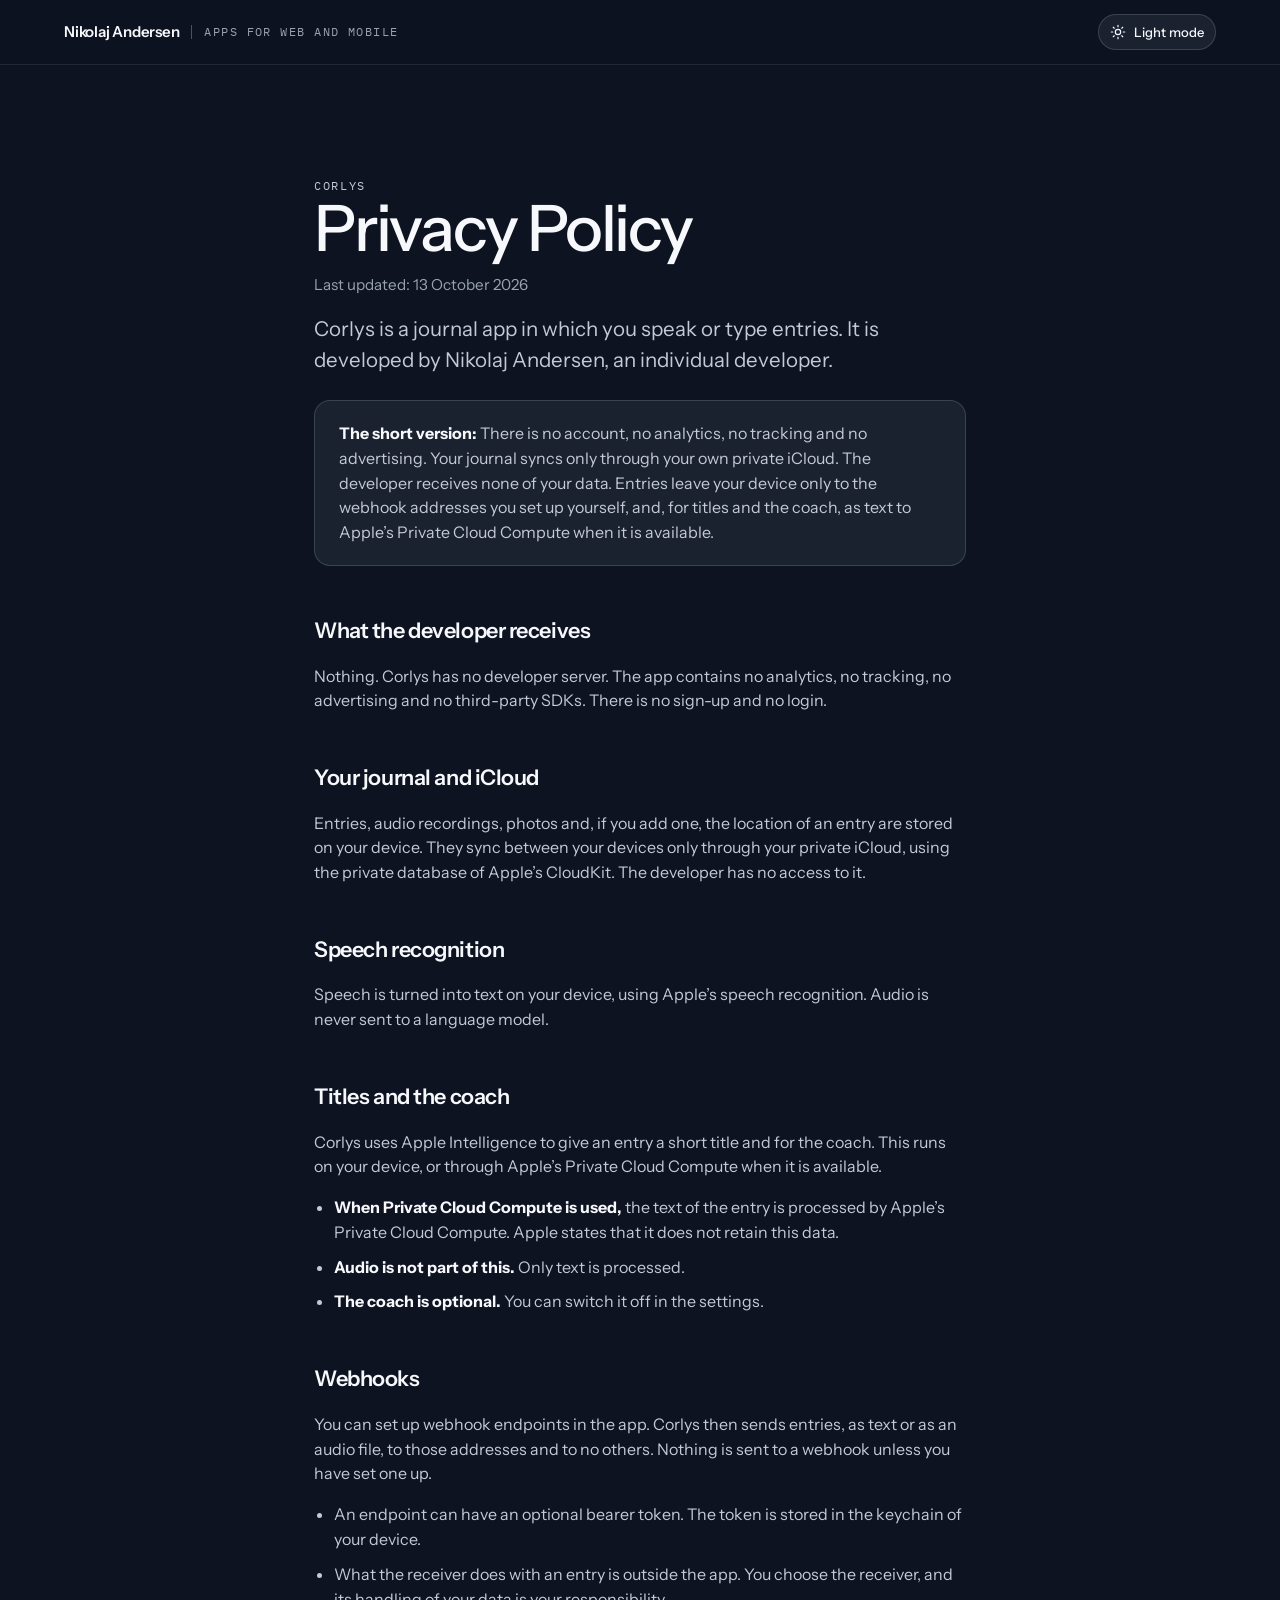
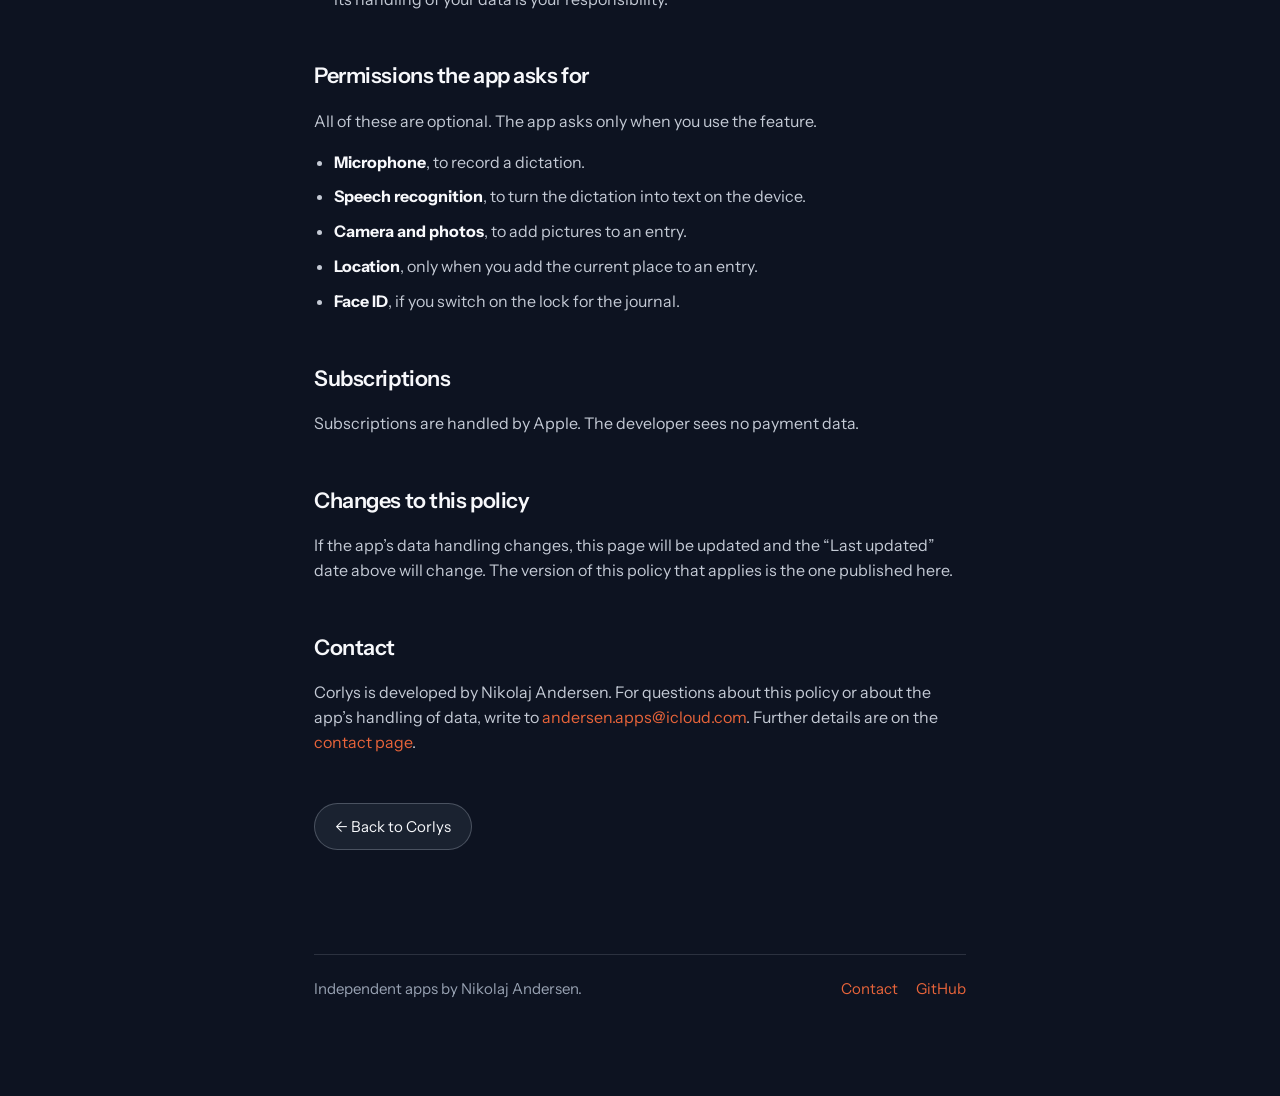
<file: corlys/privacy/index.html>
<!doctype html>
<html lang="en">
<head>
  <meta charset="utf-8">
  <meta name="viewport" content="width=device-width, initial-scale=1">
  <meta name="description" content="Privacy policy for Corlys, a journal app. No account, no analytics, on-device transcription, sync through your private iCloud.">
  <title>Privacy Policy — Corlys</title>
  <script>try { document.documentElement.dataset.theme = sessionStorage.getItem('theme') === 'light' ? 'light' : 'dark'; } catch { document.documentElement.dataset.theme = 'dark'; }</script>
  <link rel="preconnect" href="https://fonts.googleapis.com">
  <link rel="preconnect" href="https://fonts.gstatic.com" crossorigin>
  <link href="https://fonts.googleapis.com/css2?family=Instrument+Sans:wght@400;500;600&family=IBM+Plex+Mono:wght@400;500&display=swap" rel="stylesheet">
  <link rel="stylesheet" href="../../assets/site.css?v=044c7620">
  <script src="../../assets/theme.js" defer></script>
</head>
<body class="corlys">
  <header class="site-header">
    <a class="wordmark" href="../../index.html">
      <span class="wordmark-name">Nikolaj Andersen</span>
      <span class="wordmark-rule"></span>
      <span class="wordmark-tag">Apps for web and mobile</span>
    </a>
    <button class="theme-toggle" type="button" data-theme-toggle aria-pressed="true" aria-label="Switch to light mode">
      <svg class="theme-toggle-icon" data-theme-icon viewBox="0 0 24 24" aria-hidden="true"><circle cx="12" cy="12" r="4"></circle><path d="M12 2v2m0 16v2M4.93 4.93l1.41 1.41m11.32 11.32 1.41 1.41M2 12h2m16 0h2M4.93 19.07l1.41-1.41M17.66 6.34l1.41-1.41"></path></svg>
      <span class="theme-toggle-label" data-theme-label>Light mode</span>
    </button>
  </header>

  <main class="prose">
    <p class="eyebrow">Corlys</p>
    <h1>Privacy Policy</h1>
    <p class="updated">Last updated: 13 October 2026</p>

    <p class="lead">Corlys is a journal app in which you speak or type entries. It is developed by Nikolaj Andersen, an individual developer.</p>

    <div class="note">
      <p><strong>The short version:</strong> There is no account, no analytics, no tracking and no advertising. Your journal syncs only through your own private iCloud. The developer receives none of your data. Entries leave your device only to the webhook addresses you set up yourself, and, for titles and the coach, as text to Apple’s Private Cloud Compute when it is available.</p>
    </div>

    <h2>What the developer receives</h2>
    <p>Nothing. Corlys has no developer server. The app contains no analytics, no tracking, no advertising and no third-party SDKs. There is no sign-up and no login.</p>

    <h2>Your journal and iCloud</h2>
    <p>Entries, audio recordings, photos and, if you add one, the location of an entry are stored on your device. They sync between your devices only through your private iCloud, using the private database of Apple’s CloudKit. The developer has no access to it.</p>

    <h2>Speech recognition</h2>
    <p>Speech is turned into text on your device, using Apple’s speech recognition. Audio is never sent to a language model.</p>

    <h2>Titles and the coach</h2>
    <p>Corlys uses Apple Intelligence to give an entry a short title and for the coach. This runs on your device, or through Apple’s Private Cloud Compute when it is available.</p>
    <ul>
      <li><strong>When Private Cloud Compute is used,</strong> the text of the entry is processed by Apple’s Private Cloud Compute. Apple states that it does not retain this data.</li>
      <li><strong>Audio is not part of this.</strong> Only text is processed.</li>
      <li><strong>The coach is optional.</strong> You can switch it off in the settings.</li>
    </ul>

    <h2>Webhooks</h2>
    <p>You can set up webhook endpoints in the app. Corlys then sends entries, as text or as an audio file, to those addresses and to no others. Nothing is sent to a webhook unless you have set one up.</p>
    <ul>
      <li>An endpoint can have an optional bearer token. The token is stored in the keychain of your device.</li>
      <li>What the receiver does with an entry is outside the app. You choose the receiver, and its handling of your data is your responsibility.</li>
    </ul>

    <h2>Permissions the app asks for</h2>
    <p>All of these are optional. The app asks only when you use the feature.</p>
    <ul>
      <li><strong>Microphone</strong>, to record a dictation.</li>
      <li><strong>Speech recognition</strong>, to turn the dictation into text on the device.</li>
      <li><strong>Camera and photos</strong>, to add pictures to an entry.</li>
      <li><strong>Location</strong>, only when you add the current place to an entry.</li>
      <li><strong>Face ID</strong>, if you switch on the lock for the journal.</li>
    </ul>

    <h2>Subscriptions</h2>
    <p>Subscriptions are handled by Apple. The developer sees no payment data.</p>

    <h2>Changes to this policy</h2>
    <p>If the app’s data handling changes, this page will be updated and the “Last updated” date above will change. The version of this policy that applies is the one published here.</p>

    <h2>Contact</h2>
    <p>Corlys is developed by Nikolaj Andersen. For questions about this policy or about the app’s handling of data, write to <a href="mailto:andersen.apps@icloud.com?subject=Corlys%20Privacy">andersen.apps@icloud.com</a>. Further details are on the <a href="../../contact/index.html">contact page</a>.</p>

    <div class="page-actions">
      <a class="btn btn-ghost" href="../index.html">← Back to Corlys</a>
    </div>

    <footer class="site-footer">
      <p>Independent apps by Nikolaj Andersen.</p>
      <p class="links"><a href="../../contact/index.html">Contact</a><a href="https://github.com/andersennl">GitHub</a></p>
    </footer>
  </main>
</body>
</html>
</file>
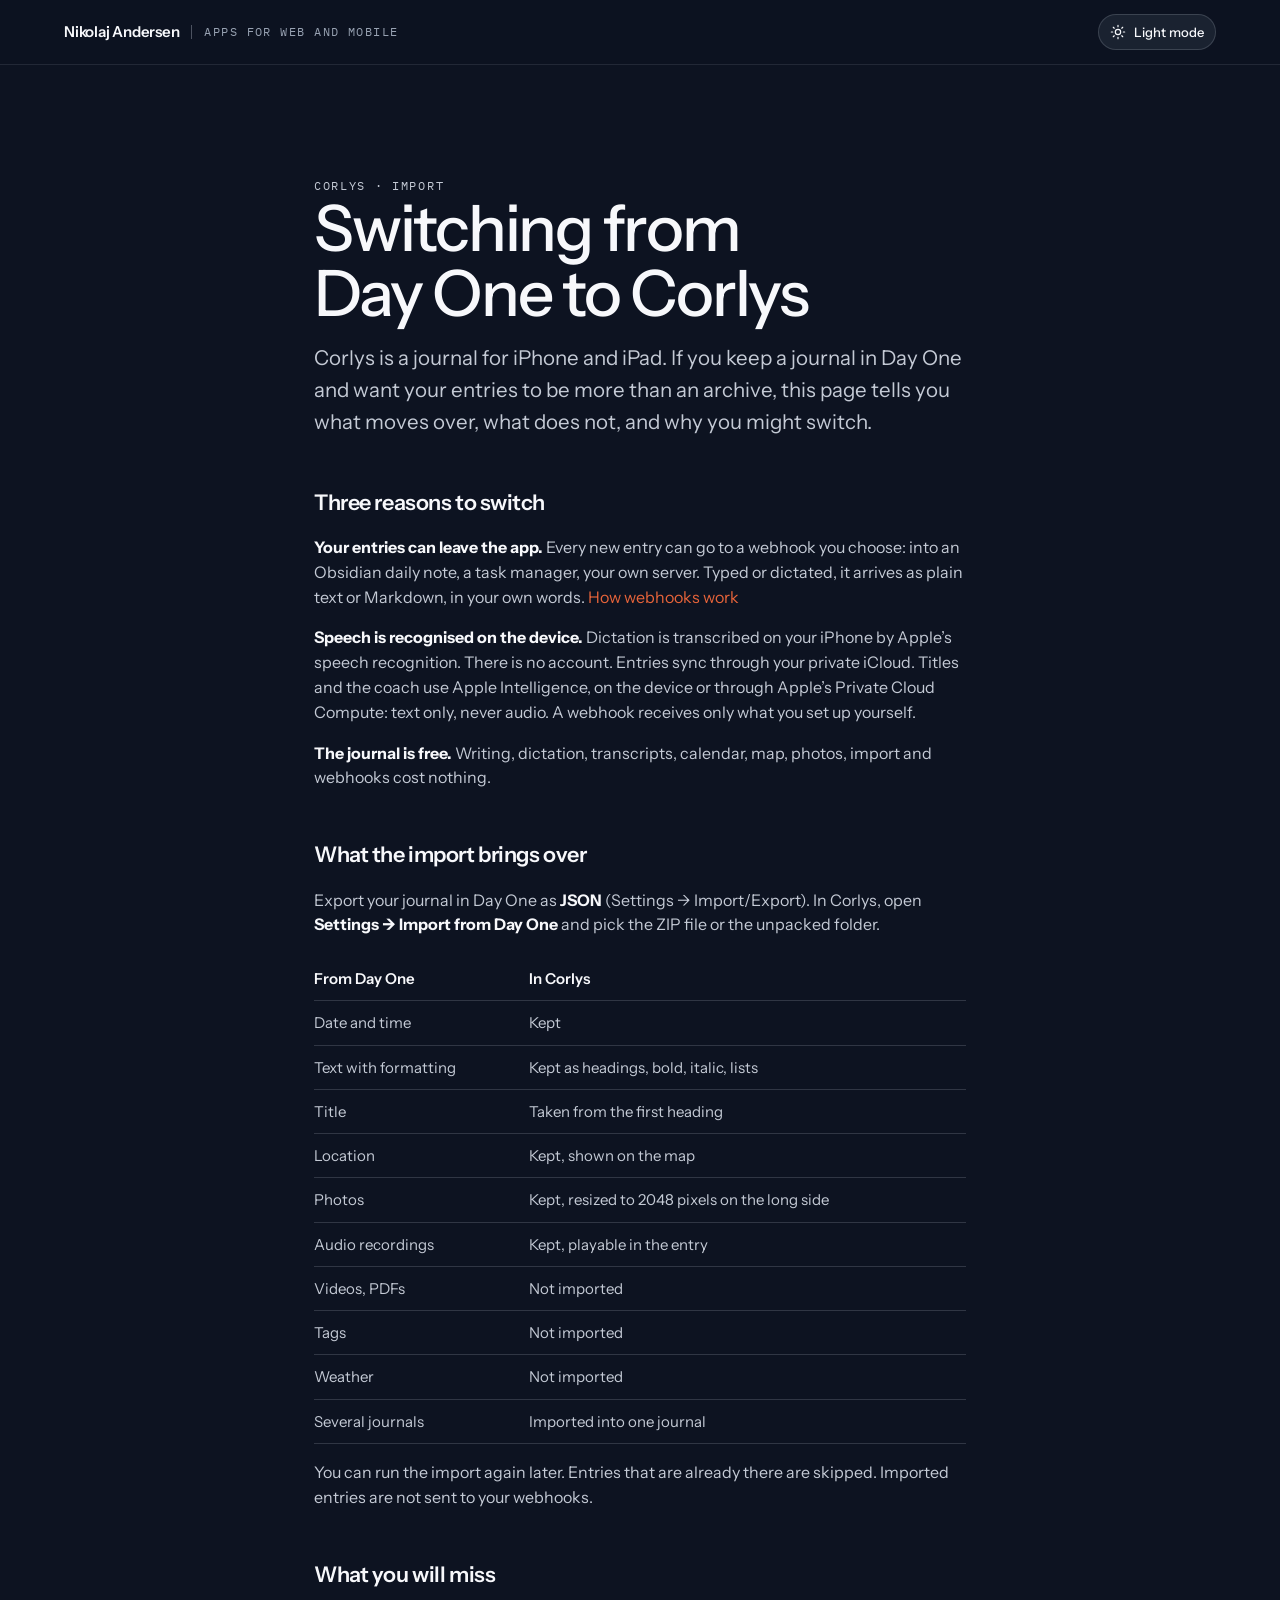
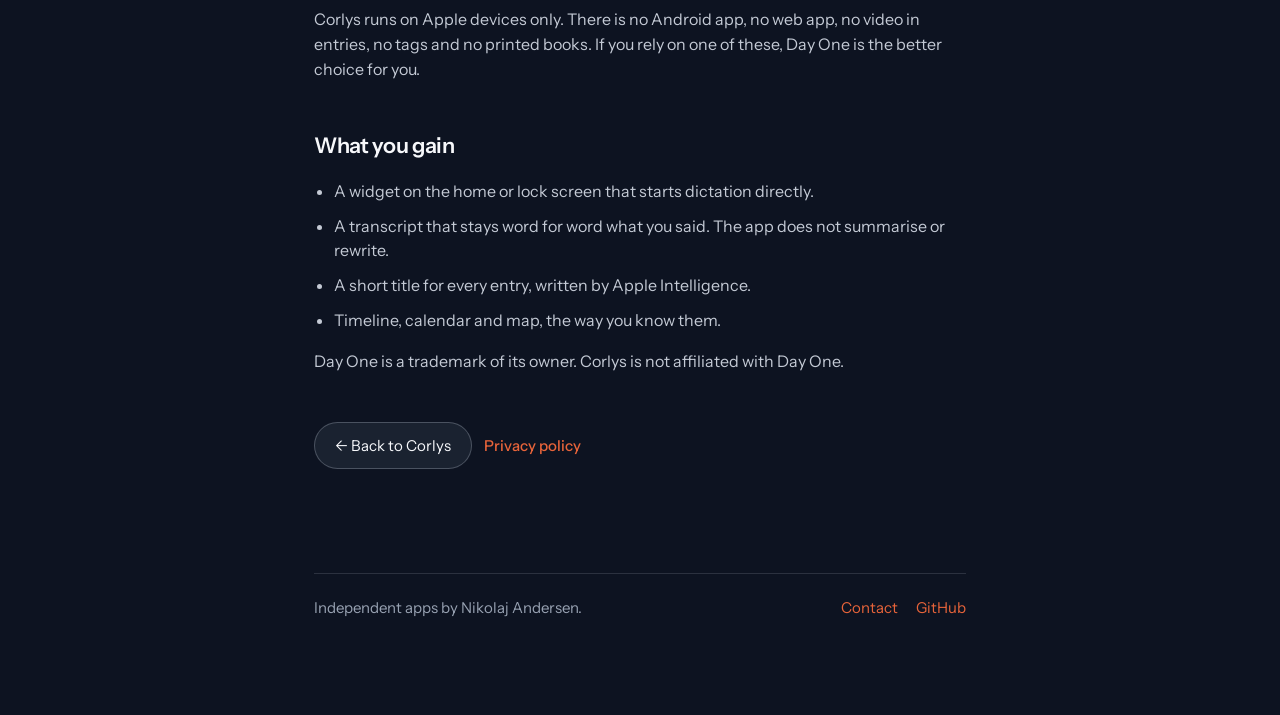
<file: corlys/switch-from-day-one/index.html>
<!doctype html>
<html lang="en">
<head>
  <meta charset="utf-8">
  <meta name="viewport" content="width=device-width, initial-scale=1">
  <meta name="description" content="Switching from Day One to Corlys: what the import brings over, what it does not, and why you might switch.">
  <title>Switching from Day One — Corlys</title>
  <script>try { document.documentElement.dataset.theme = sessionStorage.getItem('theme') === 'light' ? 'light' : 'dark'; } catch { document.documentElement.dataset.theme = 'dark'; }</script>
  <link rel="preconnect" href="https://fonts.googleapis.com">
  <link rel="preconnect" href="https://fonts.gstatic.com" crossorigin>
  <link href="https://fonts.googleapis.com/css2?family=Instrument+Sans:wght@400;500;600&family=IBM+Plex+Mono:wght@400;500&display=swap" rel="stylesheet">
  <link rel="stylesheet" href="../../assets/site.css?v=044c7620">
  <script src="../../assets/theme.js" defer></script>
</head>
<body class="corlys">
  <header class="site-header">
    <a class="wordmark" href="../../index.html">
      <span class="wordmark-name">Nikolaj Andersen</span>
      <span class="wordmark-rule"></span>
      <span class="wordmark-tag">Apps for web and mobile</span>
    </a>
    <button class="theme-toggle" type="button" data-theme-toggle aria-pressed="true" aria-label="Switch to light mode">
      <svg class="theme-toggle-icon" data-theme-icon viewBox="0 0 24 24" aria-hidden="true"><circle cx="12" cy="12" r="4"></circle><path d="M12 2v2m0 16v2M4.93 4.93l1.41 1.41m11.32 11.32 1.41 1.41M2 12h2m16 0h2M4.93 19.07l1.41-1.41M17.66 6.34l1.41-1.41"></path></svg>
      <span class="theme-toggle-label" data-theme-label>Light mode</span>
    </button>
  </header>

  <main class="prose">
    <p class="eyebrow">Corlys · Import</p>
    <h1>Switching from Day One to Corlys</h1>

    <p class="lead">Corlys is a journal for iPhone and iPad. If you keep a journal in Day One and want your entries to be more than an archive, this page tells you what moves over, what does not, and why you might switch.</p>

    <h2>Three reasons to switch</h2>
    <p><strong>Your entries can leave the app.</strong> Every new entry can go to a webhook you choose: into an Obsidian daily note, a task manager, your own server. Typed or dictated, it arrives as plain text or Markdown, in your own words. <a href="../webhooks/index.html">How webhooks work</a></p>
    <p><strong>Speech is recognised on the device.</strong> Dictation is transcribed on your iPhone by Apple’s speech recognition. There is no account. Entries sync through your private iCloud. Titles and the coach use Apple Intelligence, on the device or through Apple’s Private Cloud Compute: text only, never audio. A webhook receives only what you set up yourself.</p>
    <p><strong>The journal is free.</strong> Writing, dictation, transcripts, calendar, map, photos, import and webhooks cost nothing.</p>

    <h2>What the import brings over</h2>
    <p>Export your journal in Day One as <strong>JSON</strong> (Settings → Import/Export). In Corlys, open <strong>Settings → Import from Day One</strong> and pick the ZIP file or the unpacked folder.</p>
    <table>
      <thead>
        <tr><th scope="col">From Day One</th><th scope="col">In Corlys</th></tr>
      </thead>
      <tbody>
        <tr><td>Date and time</td><td>Kept</td></tr>
        <tr><td>Text with formatting</td><td>Kept as headings, bold, italic, lists</td></tr>
        <tr><td>Title</td><td>Taken from the first heading</td></tr>
        <tr><td>Location</td><td>Kept, shown on the map</td></tr>
        <tr><td>Photos</td><td>Kept, resized to 2048 pixels on the long side</td></tr>
        <tr><td>Audio recordings</td><td>Kept, playable in the entry</td></tr>
        <tr><td>Videos, PDFs</td><td>Not imported</td></tr>
        <tr><td>Tags</td><td>Not imported</td></tr>
        <tr><td>Weather</td><td>Not imported</td></tr>
        <tr><td>Several journals</td><td>Imported into one journal</td></tr>
      </tbody>
    </table>
    <p>You can run the import again later. Entries that are already there are skipped. Imported entries are not sent to your webhooks.</p>

    <h2>What you will miss</h2>
    <p>Corlys runs on Apple devices only. There is no Android app, no web app, no video in entries, no tags and no printed books. If you rely on one of these, Day One is the better choice for you.</p>

    <h2>What you gain</h2>
    <ul>
      <li>A widget on the home or lock screen that starts dictation directly.</li>
      <li>A transcript that stays word for word what you said. The app does not summarise or rewrite.</li>
      <li>A short title for every entry, written by Apple Intelligence.</li>
      <li>Timeline, calendar and map, the way you know them.</li>
    </ul>

    <p>Day One is a trademark of its owner. Corlys is not affiliated with Day One.</p>

    <div class="page-actions">
      <a class="btn btn-ghost" href="../index.html">← Back to Corlys</a>
      <a class="link-strong" href="../privacy/index.html">Privacy policy</a>
    </div>

    <footer class="site-footer">
      <p>Independent apps by Nikolaj Andersen.</p>
      <p class="links"><a href="../../contact/index.html">Contact</a><a href="https://github.com/andersennl">GitHub</a></p>
    </footer>
  </main>
</body>
</html>
</file>
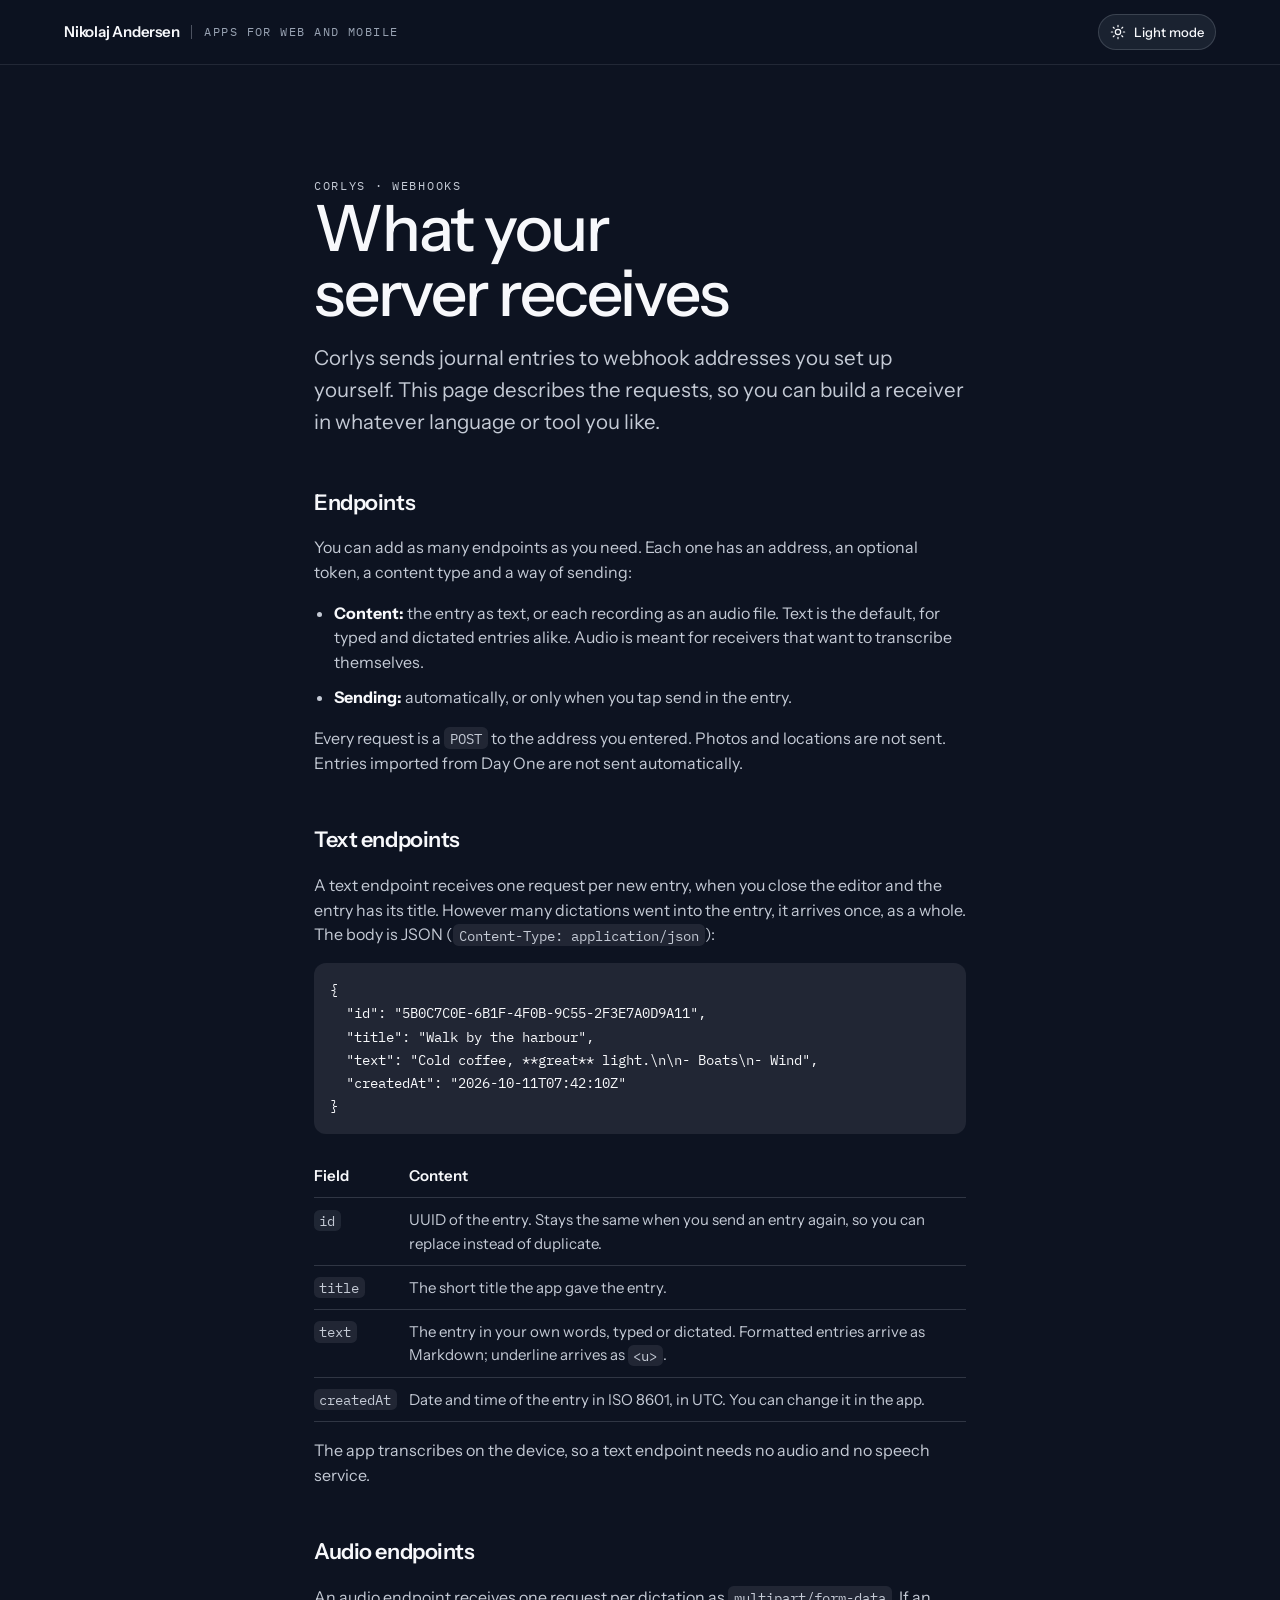
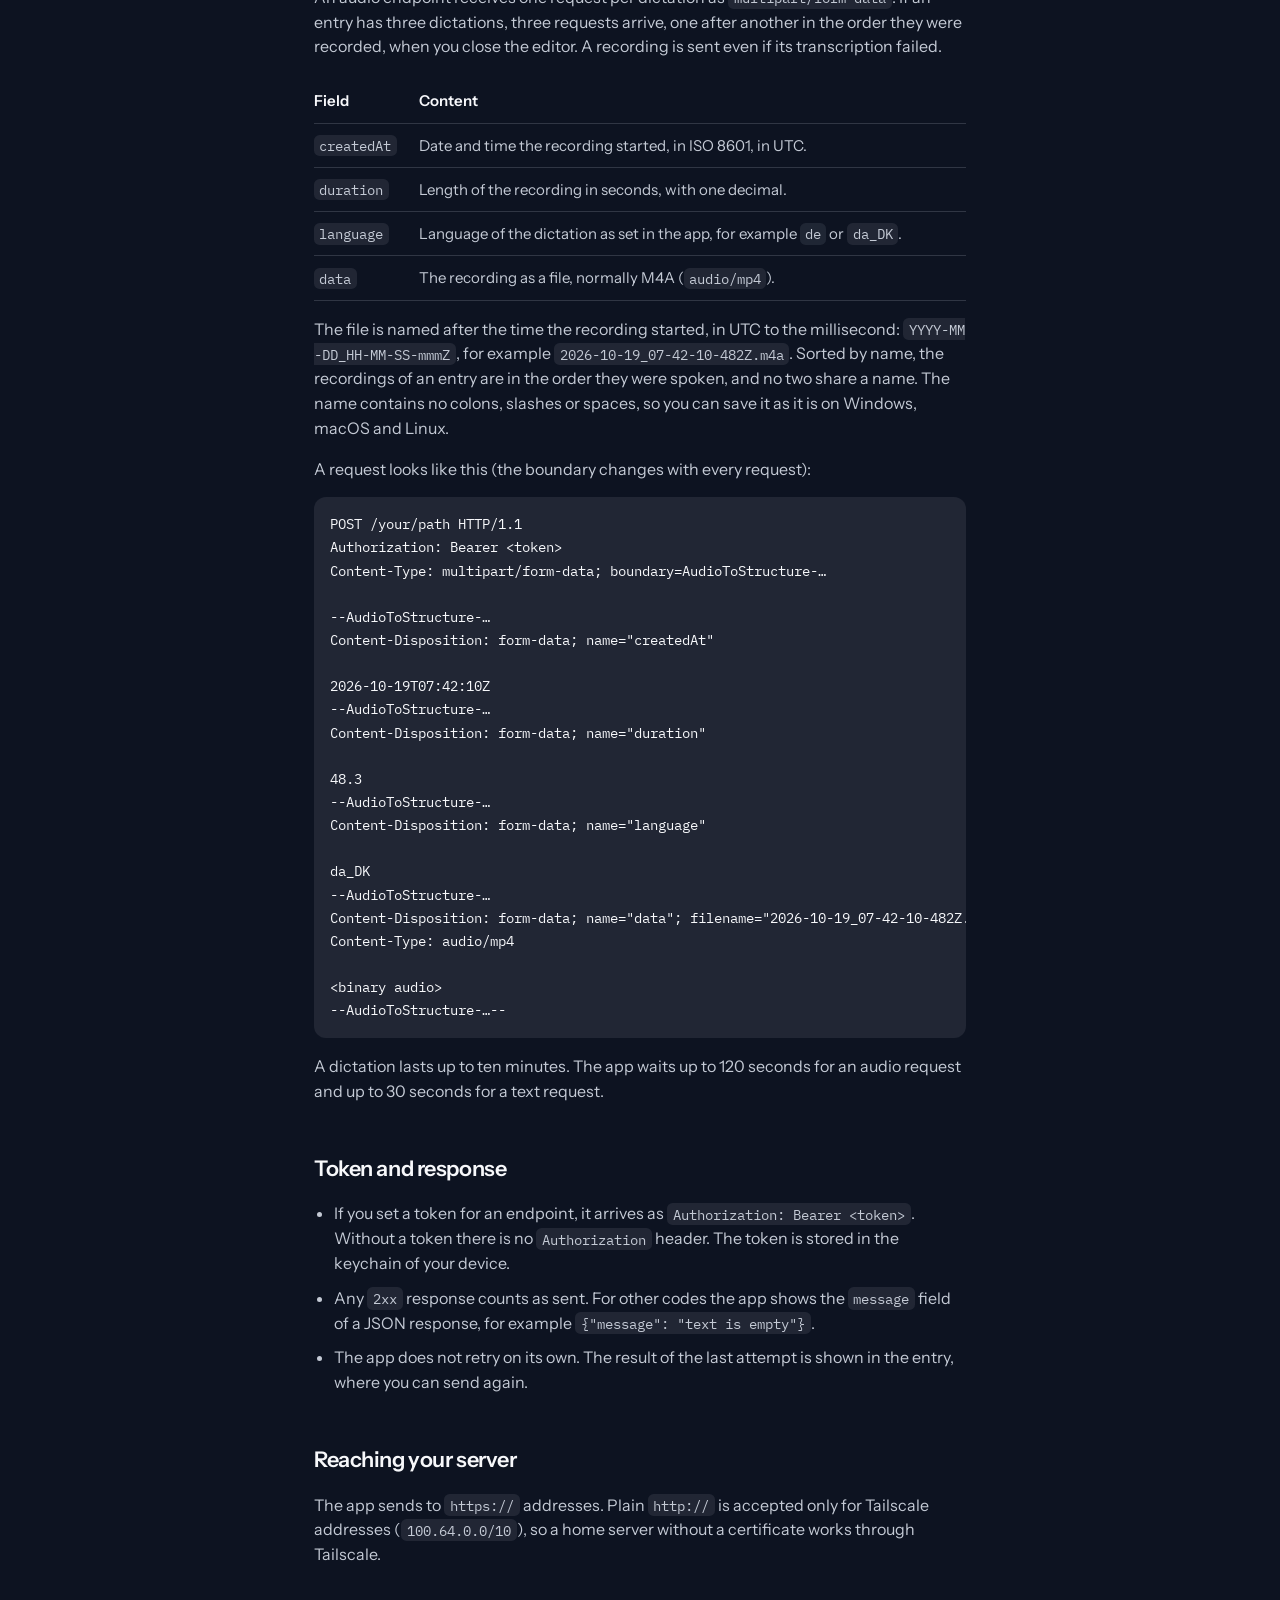
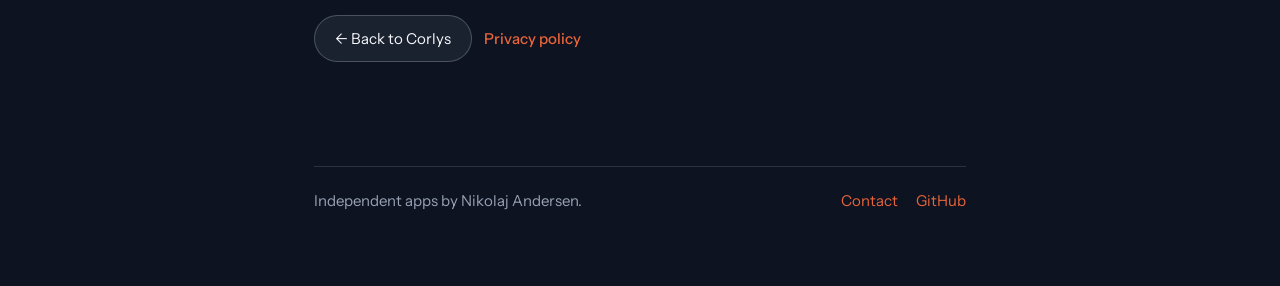
<file: corlys/webhooks/index.html>
<!doctype html>
<html lang="en">
<head>
  <meta charset="utf-8">
  <meta name="viewport" content="width=device-width, initial-scale=1">
  <meta name="description" content="Technical reference for Corlys webhooks: the requests your server receives for text and audio endpoints.">
  <title>Corlys webhooks — Nikolaj Andersen</title>
  <script>try { document.documentElement.dataset.theme = sessionStorage.getItem('theme') === 'light' ? 'light' : 'dark'; } catch { document.documentElement.dataset.theme = 'dark'; }</script>
  <link rel="preconnect" href="https://fonts.googleapis.com">
  <link rel="preconnect" href="https://fonts.gstatic.com" crossorigin>
  <link href="https://fonts.googleapis.com/css2?family=Instrument+Sans:wght@400;500;600&family=IBM+Plex+Mono:wght@400;500&display=swap" rel="stylesheet">
  <link rel="stylesheet" href="../../assets/site.css?v=044c7620">
  <script src="../../assets/theme.js" defer></script>
</head>
<body class="corlys">
  <header class="site-header">
    <a class="wordmark" href="../../index.html">
      <span class="wordmark-name">Nikolaj Andersen</span>
      <span class="wordmark-rule"></span>
      <span class="wordmark-tag">Apps for web and mobile</span>
    </a>
    <button class="theme-toggle" type="button" data-theme-toggle aria-pressed="true" aria-label="Switch to light mode">
      <svg class="theme-toggle-icon" data-theme-icon viewBox="0 0 24 24" aria-hidden="true"><circle cx="12" cy="12" r="4"></circle><path d="M12 2v2m0 16v2M4.93 4.93l1.41 1.41m11.32 11.32 1.41 1.41M2 12h2m16 0h2M4.93 19.07l1.41-1.41M17.66 6.34l1.41-1.41"></path></svg>
      <span class="theme-toggle-label" data-theme-label>Light mode</span>
    </button>
  </header>

  <main class="prose">
    <p class="eyebrow">Corlys · Webhooks</p>
    <h1>What your server receives</h1>

    <p class="lead">Corlys sends journal entries to webhook addresses you set up yourself. This page describes the requests, so you can build a receiver in whatever language or tool you like.</p>

    <h2>Endpoints</h2>
    <p>You can add as many endpoints as you need. Each one has an address, an optional token, a content type and a way of sending:</p>
    <ul>
      <li><strong>Content:</strong> the entry as text, or each recording as an audio file. Text is the default, for typed and dictated entries alike. Audio is meant for receivers that want to transcribe themselves.</li>
      <li><strong>Sending:</strong> automatically, or only when you tap send in the entry.</li>
    </ul>
    <p>Every request is a <code>POST</code> to the address you entered. Photos and locations are not sent. Entries imported from Day One are not sent automatically.</p>

    <h2>Text endpoints</h2>
    <p>A text endpoint receives one request per new entry, when you close the editor and the entry has its title. However many dictations went into the entry, it arrives once, as a whole. The body is JSON (<code>Content-Type: application/json</code>):</p>
<pre><code>{
  "id": "5B0C7C0E-6B1F-4F0B-9C55-2F3E7A0D9A11",
  "title": "Walk by the harbour",
  "text": "Cold coffee, **great** light.\n\n- Boats\n- Wind",
  "createdAt": "2026-10-11T07:42:10Z"
}</code></pre>
    <table>
      <thead>
        <tr><th scope="col">Field</th><th scope="col">Content</th></tr>
      </thead>
      <tbody>
        <tr><td><code>id</code></td><td>UUID of the entry. Stays the same when you send an entry again, so you can replace instead of duplicate.</td></tr>
        <tr><td><code>title</code></td><td>The short title the app gave the entry.</td></tr>
        <tr><td><code>text</code></td><td>The entry in your own words, typed or dictated. Formatted entries arrive as Markdown; underline arrives as <code>&lt;u&gt;</code>.</td></tr>
        <tr><td><code>createdAt</code></td><td>Date and time of the entry in ISO 8601, in UTC. You can change it in the app.</td></tr>
      </tbody>
    </table>
    <p>The app transcribes on the device, so a text endpoint needs no audio and no speech service.</p>

    <h2>Audio endpoints</h2>
    <p>An audio endpoint receives one request per dictation as <code>multipart/form-data</code>. If an entry has three dictations, three requests arrive, one after another in the order they were recorded, when you close the editor. A recording is sent even if its transcription failed.</p>
    <table>
      <thead>
        <tr><th scope="col">Field</th><th scope="col">Content</th></tr>
      </thead>
      <tbody>
        <tr><td><code>createdAt</code></td><td>Date and time the recording started, in ISO 8601, in UTC.</td></tr>
        <tr><td><code>duration</code></td><td>Length of the recording in seconds, with one decimal.</td></tr>
        <tr><td><code>language</code></td><td>Language of the dictation as set in the app, for example <code>de</code> or <code>da_DK</code>.</td></tr>
        <tr><td><code>data</code></td><td>The recording as a file, normally M4A (<code>audio/mp4</code>).</td></tr>
      </tbody>
    </table>
    <p>The file is named after the time the recording started, in UTC to the millisecond: <code>YYYY-MM-DD_HH-MM-SS-mmmZ</code>, for example <code>2026-10-19_07-42-10-482Z.m4a</code>. Sorted by name, the recordings of an entry are in the order they were spoken, and no two share a name. The name contains no colons, slashes or spaces, so you can save it as it is on Windows, macOS and Linux.</p>
    <p>A request looks like this (the boundary changes with every request):</p>
<pre><code>POST /your/path HTTP/1.1
Authorization: Bearer &lt;token&gt;
Content-Type: multipart/form-data; boundary=AudioToStructure-…

--AudioToStructure-…
Content-Disposition: form-data; name="createdAt"

2026-10-19T07:42:10Z
--AudioToStructure-…
Content-Disposition: form-data; name="duration"

48.3
--AudioToStructure-…
Content-Disposition: form-data; name="language"

da_DK
--AudioToStructure-…
Content-Disposition: form-data; name="data"; filename="2026-10-19_07-42-10-482Z.m4a"
Content-Type: audio/mp4

&lt;binary audio&gt;
--AudioToStructure-…--</code></pre>
    <p>A dictation lasts up to ten minutes. The app waits up to 120 seconds for an audio request and up to 30 seconds for a text request.</p>

    <h2>Token and response</h2>
    <ul>
      <li>If you set a token for an endpoint, it arrives as <code>Authorization: Bearer &lt;token&gt;</code>. Without a token there is no <code>Authorization</code> header. The token is stored in the keychain of your device.</li>
      <li>Any <code>2xx</code> response counts as sent. For other codes the app shows the <code>message</code> field of a JSON response, for example <code>{"message": "text is empty"}</code>.</li>
      <li>The app does not retry on its own. The result of the last attempt is shown in the entry, where you can send again.</li>
    </ul>

    <h2>Reaching your server</h2>
    <p>The app sends to <code>https://</code> addresses. Plain <code>http://</code> is accepted only for Tailscale addresses (<code>100.64.0.0/10</code>), so a home server without a certificate works through Tailscale.</p>

    <div class="page-actions">
      <a class="btn btn-ghost" href="../index.html">← Back to Corlys</a>
      <a class="link-strong" href="../privacy/index.html">Privacy policy</a>
    </div>

    <footer class="site-footer">
      <p>Independent apps by Nikolaj Andersen.</p>
      <p class="links"><a href="../../contact/index.html">Contact</a><a href="https://github.com/andersennl">GitHub</a></p>
    </footer>
  </main>
</body>
</html>
</file>
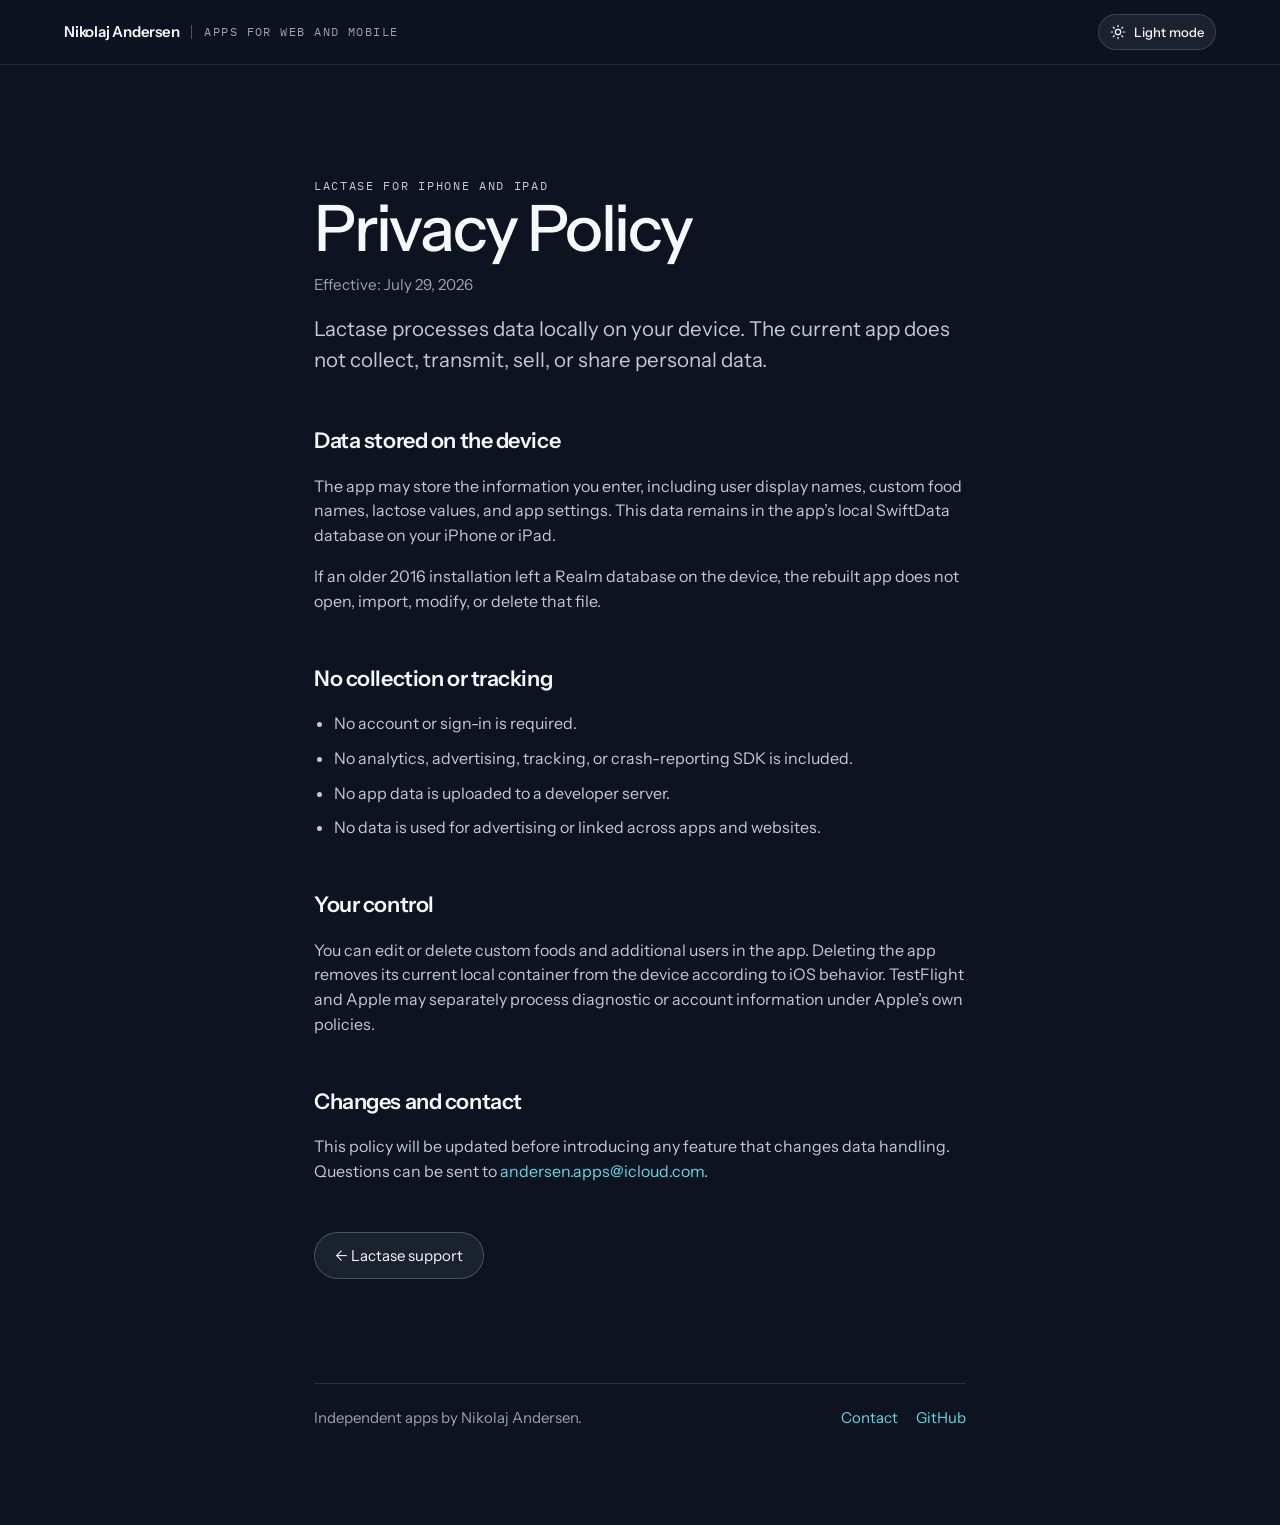
<file: lactase-3/privacy/index.html>
<!doctype html>
<html lang="en">
<head>
  <meta charset="utf-8">
  <meta name="viewport" content="width=device-width, initial-scale=1">
  <meta name="description" content="Privacy policy for Lactase on iPhone and iPad.">
  <title>Lactase Privacy Policy — Nikolaj Andersen</title>
  <script>try { document.documentElement.dataset.theme = sessionStorage.getItem('theme') === 'light' ? 'light' : 'dark'; } catch { document.documentElement.dataset.theme = 'dark'; }</script>
  <link rel="preconnect" href="https://fonts.googleapis.com">
  <link rel="preconnect" href="https://fonts.gstatic.com" crossorigin>
  <link href="https://fonts.googleapis.com/css2?family=Instrument+Sans:wght@400;500;600&family=IBM+Plex+Mono:wght@400;500&display=swap" rel="stylesheet">
  <link rel="stylesheet" href="../../assets/site.css?v=044c7620">
  <script src="../../assets/theme.js" defer></script>
</head>
<body>
  <header class="site-header">
    <a class="wordmark" href="../../index.html">
      <span class="wordmark-name">Nikolaj Andersen</span>
      <span class="wordmark-rule"></span>
      <span class="wordmark-tag">Apps for web and mobile</span>
    </a>
    <button class="theme-toggle" type="button" data-theme-toggle aria-pressed="true" aria-label="Switch to light mode">
      <svg class="theme-toggle-icon" data-theme-icon viewBox="0 0 24 24" aria-hidden="true"><circle cx="12" cy="12" r="4"></circle><path d="M12 2v2m0 16v2M4.93 4.93l1.41 1.41m11.32 11.32 1.41 1.41M2 12h2m16 0h2M4.93 19.07l1.41-1.41M17.66 6.34l1.41-1.41"></path></svg>
      <span class="theme-toggle-label" data-theme-label>Light mode</span>
    </button>
  </header>

  <main class="prose">
    <p class="eyebrow">Lactase for iPhone and iPad</p>
    <h1>Privacy Policy</h1>
    <p class="updated">Effective: July 29, 2026</p>

    <p class="lead">Lactase processes data locally on your device. The current app does not collect, transmit, sell, or share personal data.</p>

    <h2>Data stored on the device</h2>
    <p>The app may store the information you enter, including user display names, custom food names, lactose values, and app settings. This data remains in the app’s local SwiftData database on your iPhone or iPad.</p>
    <p>If an older 2016 installation left a Realm database on the device, the rebuilt app does not open, import, modify, or delete that file.</p>

    <h2>No collection or tracking</h2>
    <ul>
      <li>No account or sign-in is required.</li>
      <li>No analytics, advertising, tracking, or crash-reporting SDK is included.</li>
      <li>No app data is uploaded to a developer server.</li>
      <li>No data is used for advertising or linked across apps and websites.</li>
    </ul>

    <h2>Your control</h2>
    <p>You can edit or delete custom foods and additional users in the app. Deleting the app removes its current local container from the device according to iOS behavior. TestFlight and Apple may separately process diagnostic or account information under Apple’s own policies.</p>

    <h2>Changes and contact</h2>
    <p>This policy will be updated before introducing any feature that changes data handling. Questions can be sent to <a href="mailto:andersen.apps@icloud.com?subject=Lactase%20Privacy">andersen.apps@icloud.com</a>.</p>

    <div class="page-actions">
      <a class="btn btn-ghost" href="../index.html">← Lactase support</a>
    </div>

    <footer class="site-footer">
      <p>Independent apps by Nikolaj Andersen.</p>
      <p class="links"><a href="../../contact/index.html">Contact</a><a href="https://github.com/andersennl">GitHub</a></p>
    </footer>
  </main>
</body>
</html>
</file>
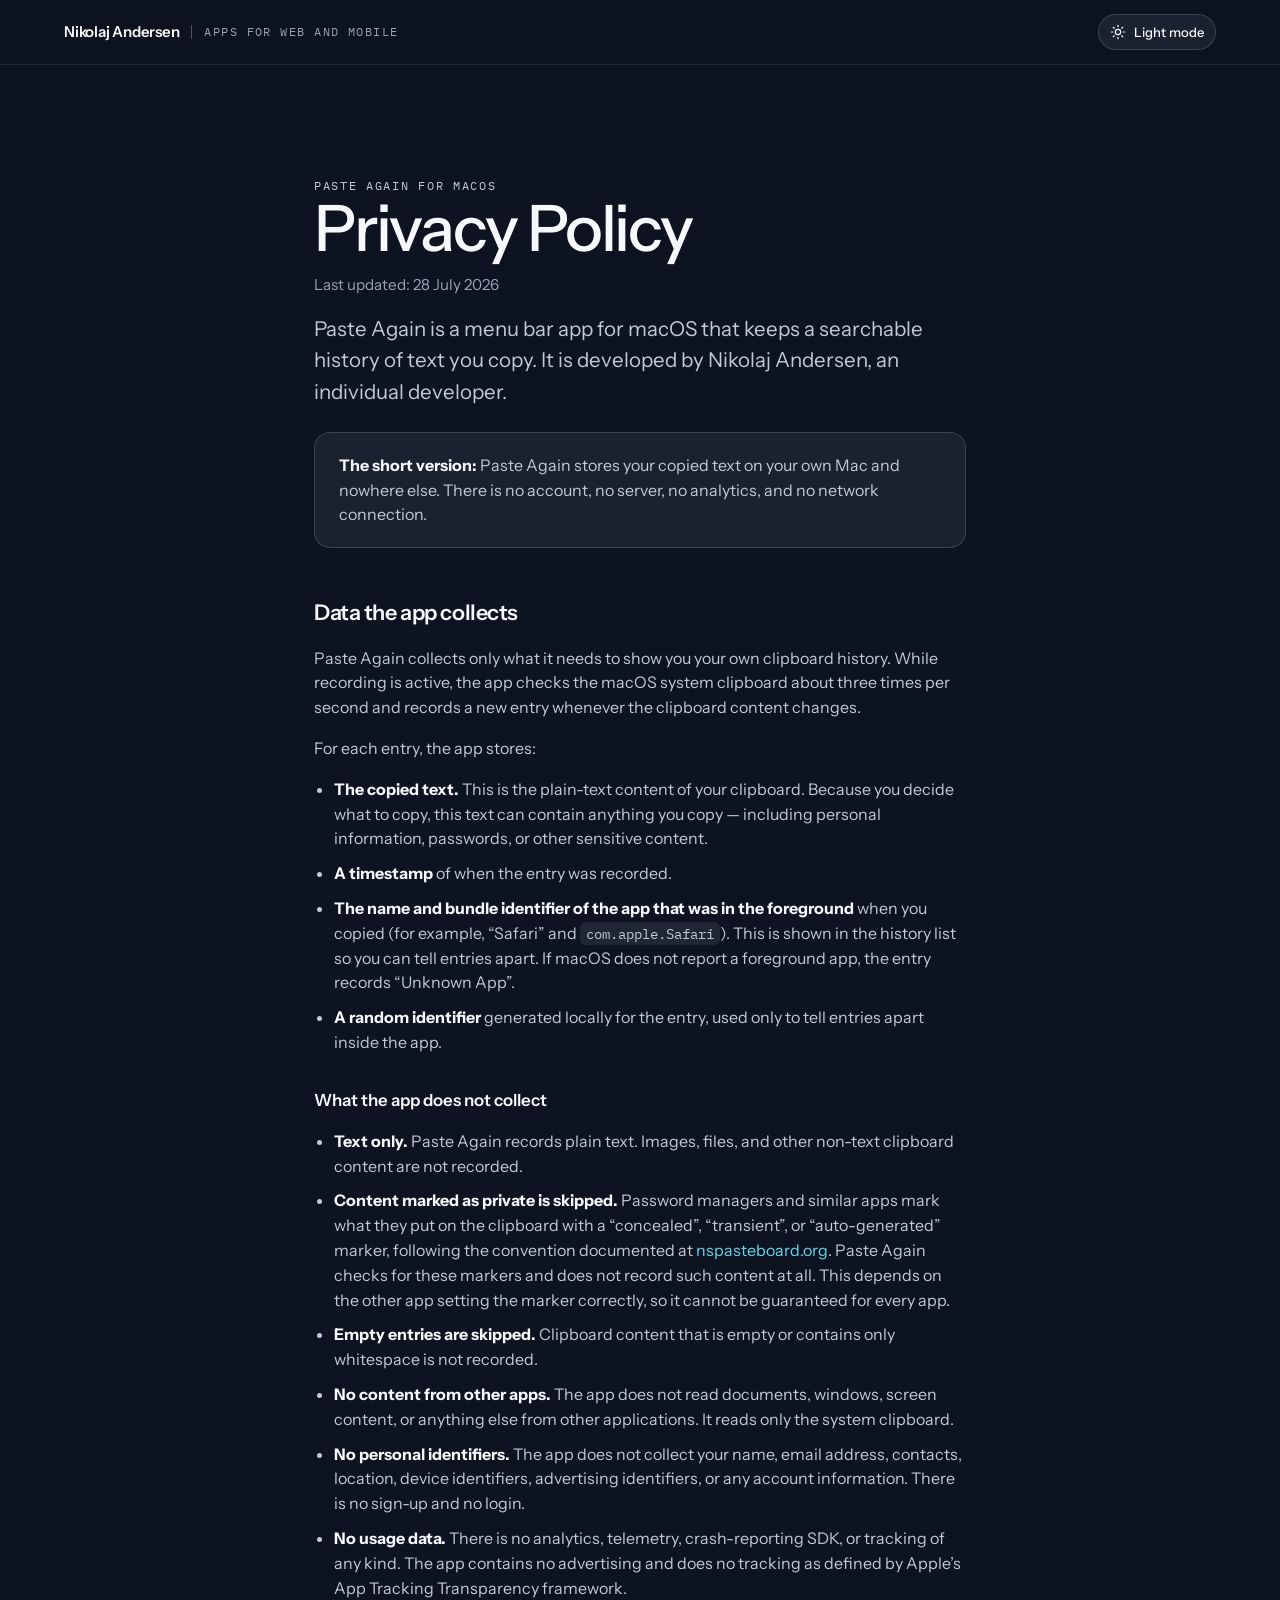
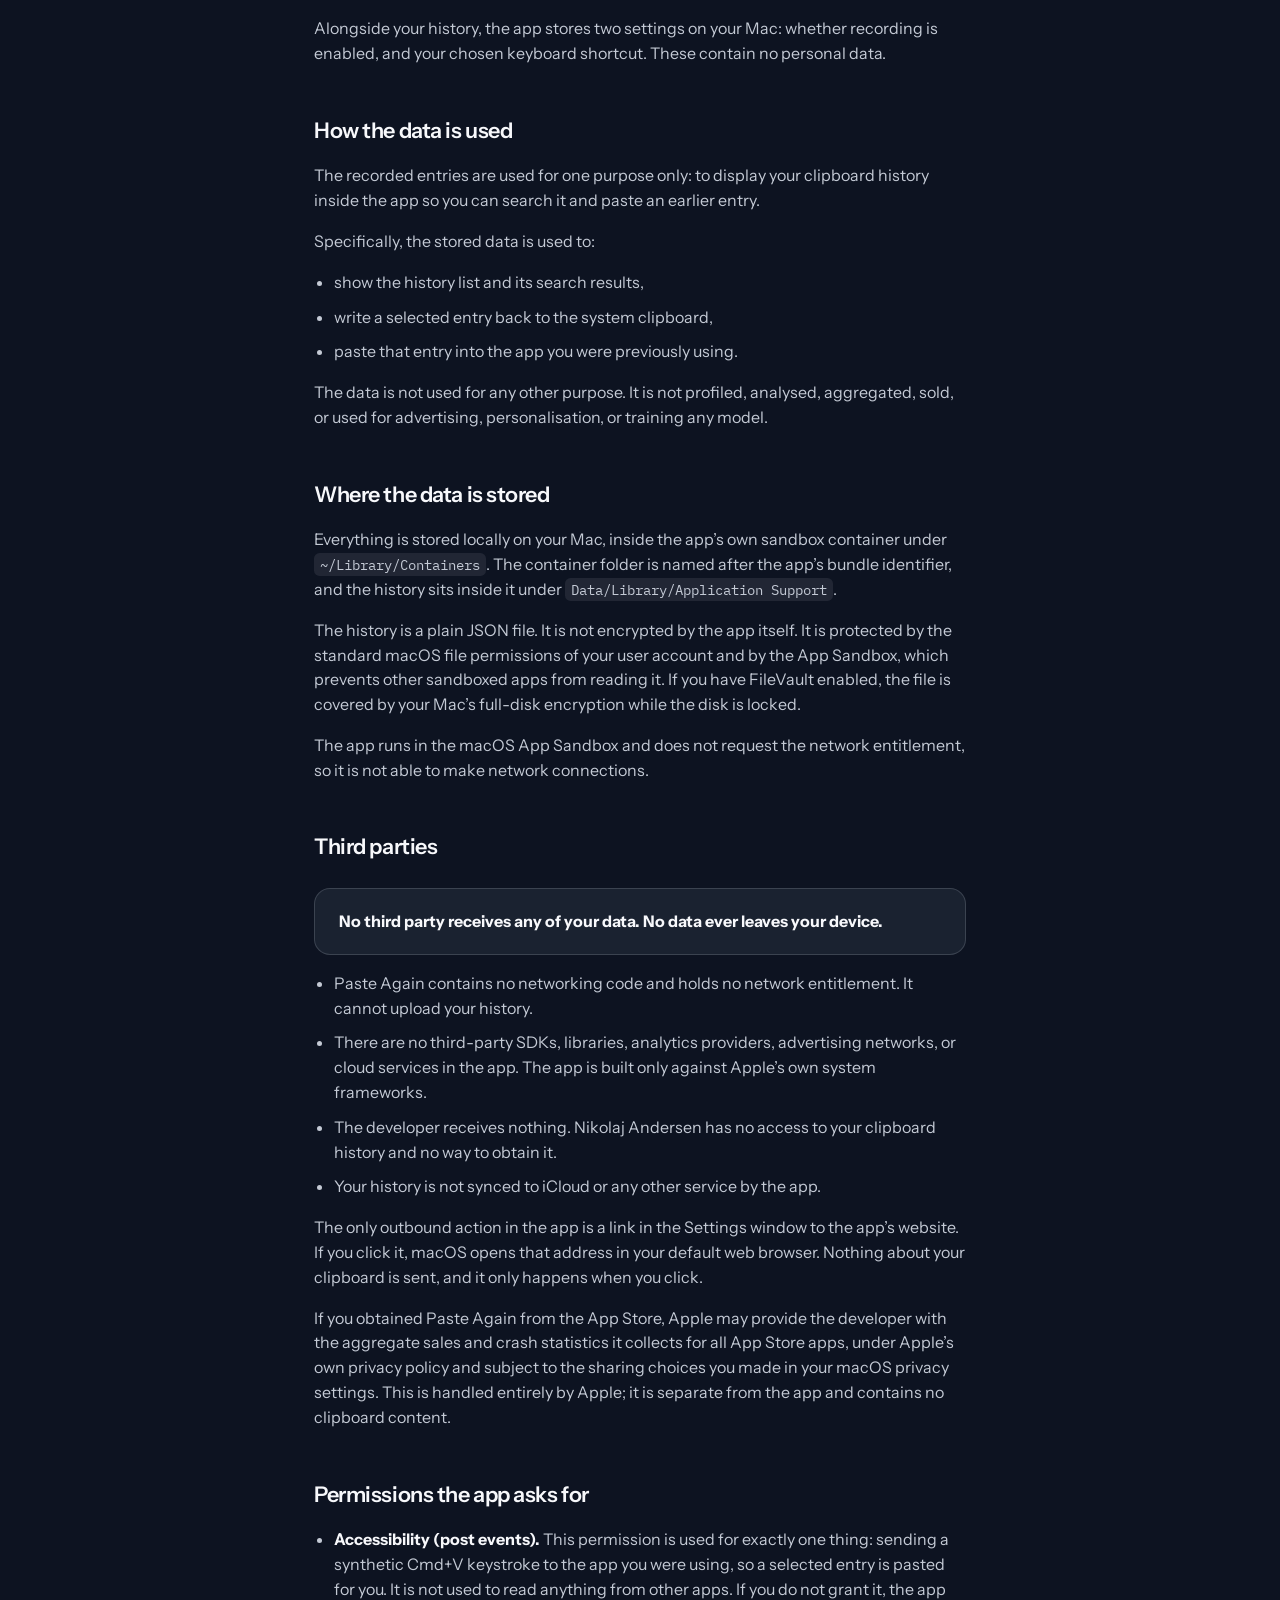
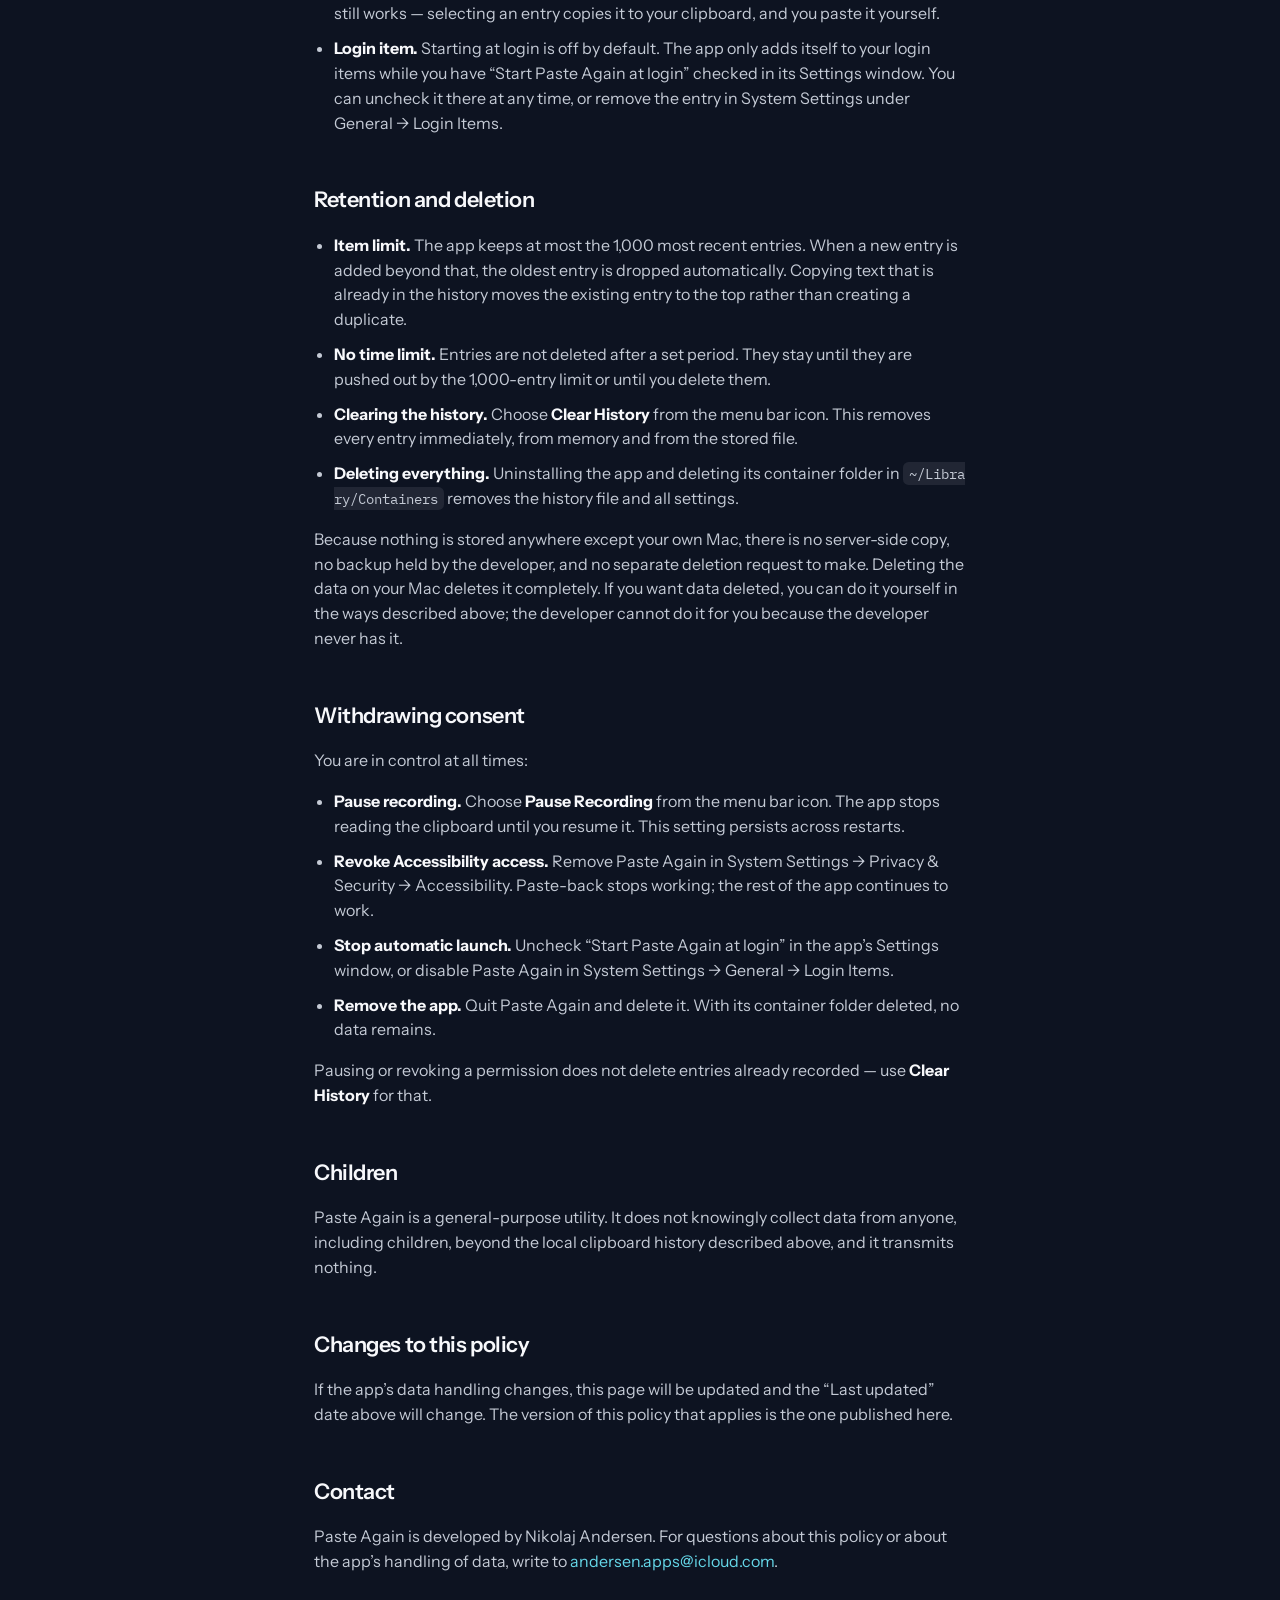
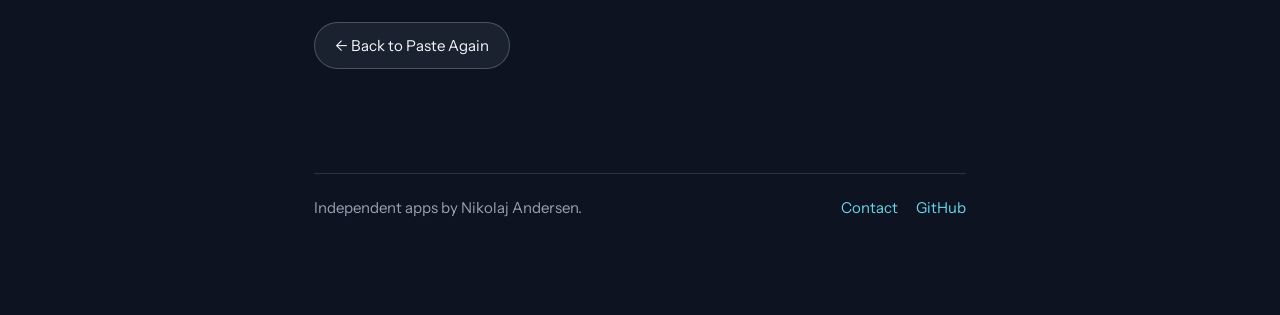
<file: paste-again/privacy/index.html>
<!doctype html>
<html lang="en">
<head>
  <meta charset="utf-8">
  <meta name="viewport" content="width=device-width, initial-scale=1">
  <meta name="description" content="Privacy policy for Paste Again, a macOS menu bar clipboard history app. Everything stays on your Mac.">
  <title>Privacy Policy — Paste Again</title>
  <script>try { document.documentElement.dataset.theme = sessionStorage.getItem('theme') === 'light' ? 'light' : 'dark'; } catch { document.documentElement.dataset.theme = 'dark'; }</script>
  <link rel="preconnect" href="https://fonts.googleapis.com">
  <link rel="preconnect" href="https://fonts.gstatic.com" crossorigin>
  <link href="https://fonts.googleapis.com/css2?family=Instrument+Sans:wght@400;500;600&family=IBM+Plex+Mono:wght@400;500&display=swap" rel="stylesheet">
  <link rel="stylesheet" href="../../assets/site.css?v=044c7620">
  <script src="../../assets/theme.js" defer></script>
</head>
<body>
  <header class="site-header">
    <a class="wordmark" href="../../index.html">
      <span class="wordmark-name">Nikolaj Andersen</span>
      <span class="wordmark-rule"></span>
      <span class="wordmark-tag">Apps for web and mobile</span>
    </a>
    <button class="theme-toggle" type="button" data-theme-toggle aria-pressed="true" aria-label="Switch to light mode">
      <svg class="theme-toggle-icon" data-theme-icon viewBox="0 0 24 24" aria-hidden="true"><circle cx="12" cy="12" r="4"></circle><path d="M12 2v2m0 16v2M4.93 4.93l1.41 1.41m11.32 11.32 1.41 1.41M2 12h2m16 0h2M4.93 19.07l1.41-1.41M17.66 6.34l1.41-1.41"></path></svg>
      <span class="theme-toggle-label" data-theme-label>Light mode</span>
    </button>
  </header>

  <main class="prose">
    <p class="eyebrow">Paste Again for macOS</p>
    <h1>Privacy Policy</h1>
    <p class="updated">Last updated: 28 July 2026</p>

    <p class="lead">Paste Again is a menu bar app for macOS that keeps a searchable history of text you copy. It is developed by Nikolaj Andersen, an individual developer.</p>

    <div class="note">
      <p><strong>The short version:</strong> Paste Again stores your copied text on your own Mac and nowhere else. There is no account, no server, no analytics, and no network connection.</p>
    </div>

    <h2>Data the app collects</h2>
    <p>Paste Again collects only what it needs to show you your own clipboard history. While recording is active, the app checks the macOS system clipboard about three times per second and records a new entry whenever the clipboard content changes.</p>
    <p>For each entry, the app stores:</p>
    <ul>
      <li><strong>The copied text.</strong> This is the plain-text content of your clipboard. Because you decide what to copy, this text can contain anything you copy — including personal information, passwords, or other sensitive content.</li>
      <li><strong>A timestamp</strong> of when the entry was recorded.</li>
      <li><strong>The name and bundle identifier of the app that was in the foreground</strong> when you copied (for example, “Safari” and <code>com.apple.Safari</code>). This is shown in the history list so you can tell entries apart. If macOS does not report a foreground app, the entry records “Unknown App”.</li>
      <li><strong>A random identifier</strong> generated locally for the entry, used only to tell entries apart inside the app.</li>
    </ul>

    <h3>What the app does not collect</h3>
    <ul>
      <li><strong>Text only.</strong> Paste Again records plain text. Images, files, and other non-text clipboard content are not recorded.</li>
      <li><strong>Content marked as private is skipped.</strong> Password managers and similar apps mark what they put on the clipboard with a “concealed”, “transient”, or “auto-generated” marker, following the convention documented at <a href="http://nspasteboard.org">nspasteboard.org</a>. Paste Again checks for these markers and does not record such content at all. This depends on the other app setting the marker correctly, so it cannot be guaranteed for every app.</li>
      <li><strong>Empty entries are skipped.</strong> Clipboard content that is empty or contains only whitespace is not recorded.</li>
      <li><strong>No content from other apps.</strong> The app does not read documents, windows, screen content, or anything else from other applications. It reads only the system clipboard.</li>
      <li><strong>No personal identifiers.</strong> The app does not collect your name, email address, contacts, location, device identifiers, advertising identifiers, or any account information. There is no sign-up and no login.</li>
      <li><strong>No usage data.</strong> There is no analytics, telemetry, crash-reporting SDK, or tracking of any kind. The app contains no advertising and does no tracking as defined by Apple’s App Tracking Transparency framework.</li>
    </ul>
    <p>Alongside your history, the app stores two settings on your Mac: whether recording is enabled, and your chosen keyboard shortcut. These contain no personal data.</p>

    <h2>How the data is used</h2>
    <p>The recorded entries are used for one purpose only: to display your clipboard history inside the app so you can search it and paste an earlier entry.</p>
    <p>Specifically, the stored data is used to:</p>
    <ul>
      <li>show the history list and its search results,</li>
      <li>write a selected entry back to the system clipboard,</li>
      <li>paste that entry into the app you were previously using.</li>
    </ul>
    <p>The data is not used for any other purpose. It is not profiled, analysed, aggregated, sold, or used for advertising, personalisation, or training any model.</p>

    <h2>Where the data is stored</h2>
    <p>Everything is stored locally on your Mac, inside the app’s own sandbox container under <code>~/Library/Containers</code>. The container folder is named after the app’s bundle identifier, and the history sits inside it under <code>Data/Library/Application Support</code>.</p>
    <p>The history is a plain JSON file. It is not encrypted by the app itself. It is protected by the standard macOS file permissions of your user account and by the App Sandbox, which prevents other sandboxed apps from reading it. If you have FileVault enabled, the file is covered by your Mac’s full-disk encryption while the disk is locked.</p>
    <p>The app runs in the macOS App Sandbox and does not request the network entitlement, so it is not able to make network connections.</p>

    <h2>Third parties</h2>
    <div class="note">
      <p><strong>No third party receives any of your data. No data ever leaves your device.</strong></p>
    </div>
    <ul>
      <li>Paste Again contains no networking code and holds no network entitlement. It cannot upload your history.</li>
      <li>There are no third-party SDKs, libraries, analytics providers, advertising networks, or cloud services in the app. The app is built only against Apple’s own system frameworks.</li>
      <li>The developer receives nothing. Nikolaj Andersen has no access to your clipboard history and no way to obtain it.</li>
      <li>Your history is not synced to iCloud or any other service by the app.</li>
    </ul>
    <p>The only outbound action in the app is a link in the Settings window to the app’s website. If you click it, macOS opens that address in your default web browser. Nothing about your clipboard is sent, and it only happens when you click.</p>
    <p>If you obtained Paste Again from the App Store, Apple may provide the developer with the aggregate sales and crash statistics it collects for all App Store apps, under Apple’s own privacy policy and subject to the sharing choices you made in your macOS privacy settings. This is handled entirely by Apple; it is separate from the app and contains no clipboard content.</p>

    <h2>Permissions the app asks for</h2>
    <ul>
      <li><strong>Accessibility (post events).</strong> This permission is used for exactly one thing: sending a synthetic Cmd+V keystroke to the app you were using, so a selected entry is pasted for you. It is not used to read anything from other apps. If you do not grant it, the app still works — selecting an entry copies it to your clipboard, and you paste it yourself.</li>
      <li><strong>Login item.</strong> Starting at login is off by default. The app only adds itself to your login items while you have “Start Paste Again at login” checked in its Settings window. You can uncheck it there at any time, or remove the entry in System Settings under General → Login Items.</li>
    </ul>

    <h2>Retention and deletion</h2>
    <ul>
      <li><strong>Item limit.</strong> The app keeps at most the 1,000 most recent entries. When a new entry is added beyond that, the oldest entry is dropped automatically. Copying text that is already in the history moves the existing entry to the top rather than creating a duplicate.</li>
      <li><strong>No time limit.</strong> Entries are not deleted after a set period. They stay until they are pushed out by the 1,000-entry limit or until you delete them.</li>
      <li><strong>Clearing the history.</strong> Choose <strong>Clear History</strong> from the menu bar icon. This removes every entry immediately, from memory and from the stored file.</li>
      <li><strong>Deleting everything.</strong> Uninstalling the app and deleting its container folder in <code>~/Library/Containers</code> removes the history file and all settings.</li>
    </ul>
    <p>Because nothing is stored anywhere except your own Mac, there is no server-side copy, no backup held by the developer, and no separate deletion request to make. Deleting the data on your Mac deletes it completely. If you want data deleted, you can do it yourself in the ways described above; the developer cannot do it for you because the developer never has it.</p>

    <h2>Withdrawing consent</h2>
    <p>You are in control at all times:</p>
    <ul>
      <li><strong>Pause recording.</strong> Choose <strong>Pause Recording</strong> from the menu bar icon. The app stops reading the clipboard until you resume it. This setting persists across restarts.</li>
      <li><strong>Revoke Accessibility access.</strong> Remove Paste Again in System Settings → Privacy &amp; Security → Accessibility. Paste-back stops working; the rest of the app continues to work.</li>
      <li><strong>Stop automatic launch.</strong> Uncheck “Start Paste Again at login” in the app’s Settings window, or disable Paste Again in System Settings → General → Login Items.</li>
      <li><strong>Remove the app.</strong> Quit Paste Again and delete it. With its container folder deleted, no data remains.</li>
    </ul>
    <p>Pausing or revoking a permission does not delete entries already recorded — use <strong>Clear History</strong> for that.</p>

    <h2>Children</h2>
    <p>Paste Again is a general-purpose utility. It does not knowingly collect data from anyone, including children, beyond the local clipboard history described above, and it transmits nothing.</p>

    <h2>Changes to this policy</h2>
    <p>If the app’s data handling changes, this page will be updated and the “Last updated” date above will change. The version of this policy that applies is the one published here.</p>

    <h2>Contact</h2>
    <p>Paste Again is developed by Nikolaj Andersen. For questions about this policy or about the app’s handling of data, write to <a href="mailto:andersen.apps@icloud.com">andersen.apps@icloud.com</a>.</p>

    <div class="page-actions">
      <a class="btn btn-ghost" href="../index.html">← Back to Paste Again</a>
    </div>

    <footer class="site-footer">
      <p>Independent apps by Nikolaj Andersen.</p>
      <p class="links"><a href="../../contact/index.html">Contact</a><a href="https://github.com/andersennl">GitHub</a></p>
    </footer>
  </main>
</body>
</html>
</file>
<file: assets/site.css>
/* Shared design system for andersennl.github.io */

:root {
  color-scheme: dark;
  --bg: #0d1321;
  --text: #f7f8fb;
  --body: #c4cad5;
  --muted: #98a2b2;
  --card: #1a2230;
  --line: rgba(226, 233, 244, .16);
  --line-soft: rgba(226, 233, 244, .1);
  --accent: #65d7e8;
  --accent-dark: #a0eefa;
  --accent-tint: rgba(101, 215, 232, .1);
  --warn: #ff7ba7;
  --warn-line: rgba(255, 123, 167, .3);
  --warn-tint: rgba(255, 123, 167, .12);
  --header: rgba(13, 19, 33, .86);
  --rule: rgba(226, 233, 244, .3);
  --visual: linear-gradient(180deg, #171f2d, #121a28);
  --visual-line: rgba(226, 233, 244, .12);
  --image-line: rgba(226, 233, 244, .18);
  --image-shadow: rgba(0, 0, 0, .5);
  --button-line: rgba(226, 233, 244, .24);
  --button-line-hover: rgba(226, 233, 244, .55);
  --accent-line: rgba(101, 215, 232, .36);
  --accent-card: rgba(101, 215, 232, .1);
  --accent-card-text: #bceef3;
  --code-bg: rgba(226, 233, 244, .09);
  --key-line: rgba(226, 233, 244, .28);
  --key-bg: rgba(226, 233, 244, .08);
  --footer-line: rgba(226, 233, 244, .14);
  --sans: 'Instrument Sans', -apple-system, BlinkMacSystemFont, 'Segoe UI', sans-serif;
  --mono: 'IBM Plex Mono', ui-monospace, SFMono-Regular, Menlo, monospace;
  --gutter: clamp(20px, 5vw, 64px);
}

html[data-theme="light"] {
  color-scheme: light;
  --bg: #f6f5f2;
  --text: #191917;
  --body: #4a4a44;
  --muted: #6b6b64;
  --card: #fff;
  --line: rgba(25, 25, 23, .13);
  --line-soft: rgba(25, 25, 23, .09);
  --accent: #1f5c4a;
  --accent-dark: #154236;
  --accent-tint: rgba(31, 92, 74, .08);
  --warn: #8a4d00;
  --warn-line: rgba(164, 91, 0, .3);
  --warn-tint: rgba(164, 91, 0, .06);
  --header: rgba(246, 245, 242, .86);
  --rule: rgba(25, 25, 23, .25);
  --visual: linear-gradient(180deg, #f1f0ec, #e9e8e3);
  --visual-line: rgba(25, 25, 23, .1);
  --image-line: rgba(25, 25, 23, .14);
  --image-shadow: rgba(25, 25, 23, .4);
  --button-line: rgba(25, 25, 23, .16);
  --button-line-hover: rgba(25, 25, 23, .42);
  --accent-line: rgba(31, 92, 74, .28);
  --accent-card: rgba(31, 92, 74, .06);
  --accent-card-text: #3c5249;
  --code-bg: rgba(25, 25, 23, .06);
  --key-line: rgba(25, 25, 23, .2);
  --key-bg: rgba(25, 25, 23, .05);
  --footer-line: rgba(25, 25, 23, .12);
}

* { box-sizing: border-box; }

body {
  margin: 0;
  min-height: 100vh;
  background: var(--bg);
  color: var(--text);
  font-family: var(--sans);
  line-height: 1.55;
  -webkit-font-smoothing: antialiased;
}

a { color: var(--accent); text-decoration: none; }
a:hover { color: var(--accent-dark); text-decoration: underline; text-underline-offset: .18em; }

/* Header */

.site-header {
  position: sticky;
  top: 0;
  z-index: 10;
  display: flex;
  align-items: center;
  justify-content: space-between;
  gap: 24px;
  padding: 14px var(--gutter);
  background: var(--header);
  backdrop-filter: blur(12px);
  border-bottom: 1px solid var(--line-soft);
}

.wordmark {
  display: flex;
  align-items: center;
  gap: 12px;
  color: var(--text);
}

.wordmark:hover { color: var(--text); text-decoration: none; }
.wordmark:hover .wordmark-name { text-decoration: underline; text-underline-offset: .18em; }
.wordmark-name { font-size: 15px; font-weight: 600; letter-spacing: -.015em; }
.wordmark-rule { width: 1px; height: 14px; background: var(--rule); }
.wordmark-tag { font-family: var(--mono); font-size: 12px; letter-spacing: .12em; text-transform: uppercase; color: var(--muted); }

.theme-toggle {
  display: inline-flex;
  align-items: center;
  gap: 8px;
  padding: 7px 11px;
  border: 1px solid var(--line);
  border-radius: 999px;
  background: var(--card);
  color: var(--text);
  cursor: pointer;
  font: inherit;
  font-size: 13px;
  font-weight: 500;
}

.theme-toggle:hover { border-color: var(--button-line-hover); color: var(--accent-dark); }
.theme-toggle:focus-visible { outline: 2px solid var(--accent); outline-offset: 3px; }
.theme-toggle-icon { width: 16px; height: 16px; }
.theme-toggle-icon { fill: none; stroke: currentColor; stroke-linecap: round; stroke-linejoin: round; stroke-width: 1.8; }

/* Too wide to sit on one line on a phone, so it stacks under the name instead of hiding. */
@media (max-width: 560px) {
  .wordmark { flex-direction: column; align-items: flex-start; gap: 2px; }
  .wordmark-rule { display: none; }
  .wordmark-tag { font-size: 10px; letter-spacing: .1em; }
  .theme-toggle-label { display: none; }
  .theme-toggle { padding: 8px; }
}

/* Layout */

main {
  max-width: 1080px;
  margin: 0 auto;
  padding: clamp(44px, 8vw, 96px) var(--gutter) 96px;
}

main.home { padding-top: clamp(56px, 11vw, 128px); }

.eyebrow {
  margin: 0 0 20px;
  font-family: var(--mono);
  font-size: 12px;
  letter-spacing: .14em;
  text-transform: uppercase;
  color: var(--muted);
}

h1 {
  margin: 0;
  font-size: clamp(2.4rem, 6vw, 4rem);
  font-weight: 500;
  line-height: 1.02;
  letter-spacing: -.035em;
  text-wrap: balance;
}

main.home h1 { max-width: 20ch; font-size: clamp(2.6rem, 7vw, 4.6rem); }

.lead {
  margin: 22px 0 0;
  max-width: 48ch;
  font-size: clamp(1.05rem, 1.6vw, 1.3rem);
  color: var(--body);
  text-wrap: pretty;
}

main.home .lead { margin-top: 24px; max-width: 46ch; }

/* App cards on the home page */

.apps { display: grid; gap: 20px; margin-top: clamp(48px, 8vw, 88px); }

.app-card {
  display: grid;
  grid-template-columns: minmax(0, 1fr) minmax(0, 1.05fr);
  align-items: stretch;
  border: 1px solid var(--line);
  border-radius: 22px;
  background: var(--card);
  overflow: hidden;
}

.app-card-body {
  display: flex;
  flex-direction: column;
  gap: 18px;
  padding: clamp(26px, 4vw, 44px);
}

.tags { display: flex; align-items: center; gap: 10px; }

.tag,
.tag-plain {
  font-family: var(--mono);
  font-size: 11px;
  letter-spacing: .1em;
  text-transform: uppercase;
}

.tag { padding: 4px 10px; border-radius: 999px; background: rgba(31, 92, 74, .1); color: var(--accent); }
.tag-plain { color: var(--muted); }

.app-card h2 {
  margin: 0;
  font-size: clamp(1.8rem, 3.2vw, 2.6rem);
  font-weight: 500;
  letter-spacing: -.03em;
  line-height: 1.05;
}

.app-card-body > p {
  margin: 0;
  max-width: 38ch;
  font-size: 1.0625rem;
  color: var(--body);
  text-wrap: pretty;
}

.points {
  display: grid;
  gap: 8px;
  margin: 0;
  padding: 0;
  list-style: none;
  font-size: .9375rem;
  color: var(--muted);
}

.actions {
  display: flex;
  flex-wrap: wrap;
  align-items: center;
  gap: 16px;
  margin-top: auto;
  padding-top: 12px;
}

.app-card-visual {
  display: grid;
  place-items: center;
  padding: clamp(22px, 3vw, 36px);
  background: var(--visual);
  border-left: 1px solid var(--visual-line);
}

.project-visual {
  align-content: center;
  gap: 18px;
  color: #fff;
  background: linear-gradient(145deg, #101c33, #29375b);
  text-align: center;
}

.project-mark {
  display: grid;
  width: 96px;
  height: 96px;
  place-items: center;
  border-radius: 28px;
  background: linear-gradient(145deg, #55d8e4, #7165ee 60%, #9a62d4);
  box-shadow: 0 24px 48px -24px rgba(0, 0, 0, .7);
}

.project-mark svg { width: 52px; fill: none; stroke: currentColor; stroke-width: 1.6; stroke-linecap: round; stroke-linejoin: round; }
.project-visual strong { font-size: clamp(1.75rem, 3vw, 2.4rem); font-weight: 500; letter-spacing: -.03em; }
.project-visual span { color: #b8c1d4; font-family: var(--mono); font-size: 11px; letter-spacing: .1em; text-transform: uppercase; }

@media (max-width: 820px) {
  .app-card { grid-template-columns: minmax(0, 1fr); }
  .app-card-visual { border-left: 0; border-top: 1px solid var(--visual-line); }
}

/* App screenshots */

.shot {
  display: block;
  width: 100%;
  max-width: 460px;
  height: auto;
  border-radius: 12px;
  border: 1px solid var(--image-line);
  box-shadow: 0 18px 40px -24px var(--image-shadow);
}

.shot-wide { max-width: 100%; margin-top: clamp(36px, 6vw, 64px); border-radius: 16px; }

/* Buttons */

.btn {
  display: inline-block;
  padding: 11px 20px;
  border: 0;
  border-radius: 999px;
  background: var(--text);
  color: var(--bg);
  cursor: pointer;
  font: inherit;
  font-size: 15px;
  text-decoration: none;
}

.btn:hover { background: var(--accent); color: var(--bg); text-decoration: none; }

.btn-ghost {
  border: 1px solid var(--button-line);
  background: var(--card);
  color: var(--text);
}

.btn-ghost:hover { border-color: var(--button-line-hover); background: var(--card); color: var(--text); }

.link-strong { font-size: 15px; font-weight: 500; }

.badge { display: inline-block; margin-top: 28px; }
.badge:hover { text-decoration: none; }

/* The asset is 156.10054 × 40. Pinning the height to its native 40px and letting the
   width follow keeps the top and bottom edges on whole pixels — forcing a round 156px
   width instead would rescale the whole badge by 0.9994 and soften its outline. */
.badge img { display: block; width: auto; height: 40px; }

.badge-inline { margin-top: 0; }

/* Integer height so it matches the badge's native 40px sitting next to it. */
.actions .btn {
  display: inline-flex;
  align-items: center;
  height: 40px;
  padding: 0 20px;
}

/* Feature grids */

.grid {
  display: grid;
  grid-template-columns: repeat(auto-fit, minmax(240px, 1fr));
  gap: 16px;
  margin-top: clamp(40px, 7vw, 72px);
}

.grid-wide { grid-template-columns: repeat(auto-fit, minmax(280px, 1fr)); }

.card {
  padding: 24px;
  border: 1px solid var(--line);
  border-radius: 16px;
  background: var(--card);
}

.card h2,
.card h3 { margin: 0 0 8px; font-size: 1.0625rem; font-weight: 600; }
.card p { margin: 0; font-size: .9375rem; color: var(--muted); }
.card p + p { margin-top: 10px; }
.card .body { color: var(--body); }

.card-accent { border-color: var(--accent-line); background: var(--accent-card); }
.card-accent h3, .card-accent h2 { color: var(--accent-dark); }
.card-accent p { color: var(--accent-card-text); }

.card-warn {
  padding: clamp(22px, 3vw, 32px);
  border-radius: 18px;
  border-color: var(--warn-line);
  background: var(--warn-tint);
}

.card-warn h2 { margin-bottom: 12px; font-size: 1.125rem; }
.card-warn .warning { margin: 0 0 14px; font-size: 1rem; font-weight: 600; color: var(--warn); }
.card-warn ul { display: grid; gap: 8px; margin: 0; padding-left: 20px; font-size: .9375rem; color: var(--body); }

.card-lg { padding: clamp(22px, 3vw, 32px); border-radius: 18px; }
.card-lg h2 { margin-bottom: 10px; font-size: 1.125rem; }

.stack { display: grid; gap: 16px; margin-top: clamp(36px, 6vw, 64px); }

.page-actions { display: flex; flex-wrap: wrap; align-items: center; gap: 12px; margin-top: 48px; }

/* Prose pages (privacy policies) */

.prose { max-width: 780px; }
.prose .updated { margin-top: .75rem; color: var(--muted); font-size: .95rem; }
.prose h2 { margin: 3rem 0 0; font-size: 1.35rem; font-weight: 600; letter-spacing: -.02em; }
.prose h3 { margin: 2rem 0 0; font-size: 1.05rem; font-weight: 600; }
.prose p { margin: 1rem 0 0; color: var(--body); }
.prose .lead { color: var(--body); }
.prose ul { margin: 1rem 0 0; padding-left: 1.25rem; color: var(--body); }
.prose li { margin-top: .625rem; }
.prose strong { color: var(--text); }

.note {
  margin-top: 1.5rem;
  padding: 1.25rem 1.5rem;
  border: 1px solid var(--line);
  border-radius: 16px;
  background: var(--card);
}

.note p { margin: 0; }
.note p + p { margin-top: 1rem; }

/* Contact page */

.contact-details {
  display: grid;
  gap: 24px;
  max-width: 560px;
  margin-top: clamp(36px, 6vw, 64px);
  padding: clamp(24px, 4vw, 36px);
  border: 1px solid var(--line);
  border-radius: 18px;
  background: var(--card);
  font-style: normal;
}

.contact-details p { margin: 0; }
.contact-label {
  margin-bottom: 6px;
  font-family: var(--mono);
  font-size: .75rem;
  letter-spacing: .12em;
  text-transform: uppercase;
  color: var(--muted);
}

.contact-value { color: var(--body); }

code {
  padding: .12em .4em;
  border-radius: .35rem;
  background: var(--code-bg);
  font-family: var(--mono);
  font-size: .9em;
  word-break: break-all;
}

pre {
  margin: 1rem 0 0;
  padding: 1rem;
  overflow-x: auto;
  border-radius: .75rem;
  background: var(--code-bg);
}

pre code { padding: 0; background: none; word-break: normal; }

kbd {
  padding: .1em .4em;
  border: 1px solid var(--key-line);
  border-radius: .35rem;
  background: var(--key-bg);
  font-family: var(--mono);
  font-size: .9em;
}

/* Prose extras: numbered steps and tables */

.prose ol { margin: 1rem 0 0; padding-left: 1.25rem; color: var(--body); }

.prose table { width: 100%; margin-top: 1.25rem; border-collapse: collapse; font-size: .9375rem; }
.prose th,
.prose td { padding: .625rem .75rem .625rem 0; border-bottom: 1px solid var(--line); color: var(--body); text-align: left; vertical-align: top; }
.prose th { color: var(--text); font-weight: 600; }
.prose td code { word-break: normal; white-space: nowrap; }

/* Corlys: the app's own accent, Glut-Koralle (#E8643A), replaces the site accent on its
   pages and on its home page card. The light theme uses a darker shade of the same hue
   for text, because #E8643A on the light background falls short of 4.5:1. */

.corlys {
  --accent: #e8643a;
  --accent-dark: #f08a66;
  --accent-tint: rgba(232, 100, 58, .12);
  --accent-line: rgba(232, 100, 58, .4);
  --accent-card: rgba(232, 100, 58, .1);
  --accent-card-text: #f1cfc2;
}

html[data-theme="light"] .corlys {
  --accent: #b8431c;
  --accent-dark: #8f3113;
  --accent-tint: rgba(232, 100, 58, .1);
  --accent-line: rgba(232, 100, 58, .4);
  --accent-card: rgba(232, 100, 58, .07);
  --accent-card-text: #5c3a2c;
}

.corlys .tag { background: var(--accent-tint); }
.status { margin-top: 28px; }

.corlys-visual { align-content: center; gap: 12px; background: #e8643a; text-align: center; }
.corlys-visual strong { color: #fff; font-size: clamp(2rem, 4vw, 3rem); font-weight: 500; letter-spacing: -.03em; line-height: 1.05; }
.corlys-visual span { color: #2a1208; font-size: .9375rem; }

/* Footer */

.site-footer {
  display: flex;
  flex-wrap: wrap;
  align-items: baseline;
  justify-content: space-between;
  gap: 16px;
  margin-top: clamp(56px, 9vw, 104px);
  padding-top: 22px;
  border-top: 1px solid var(--footer-line);
}

.site-footer p { margin: 0; font-size: .9375rem; color: var(--muted); }
.site-footer .links { display: flex; flex-wrap: wrap; gap: 18px; }
</file>
